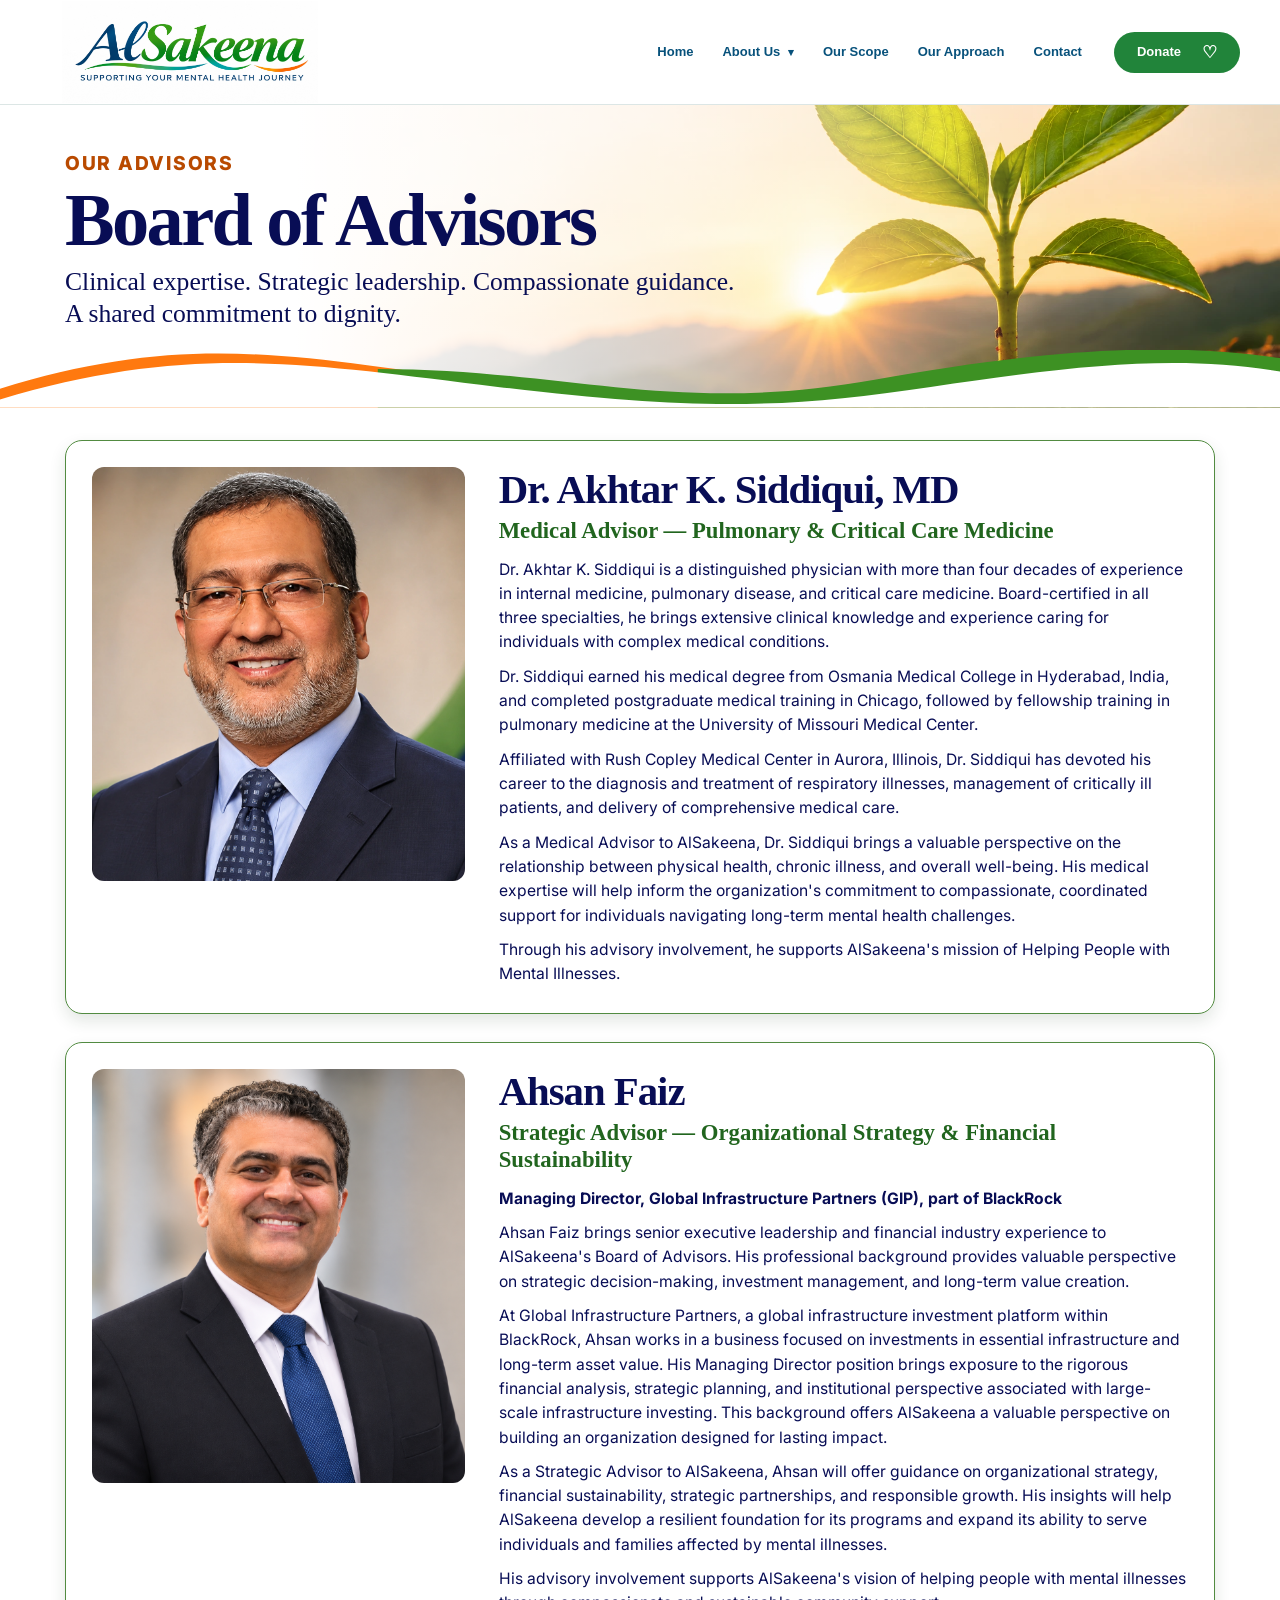
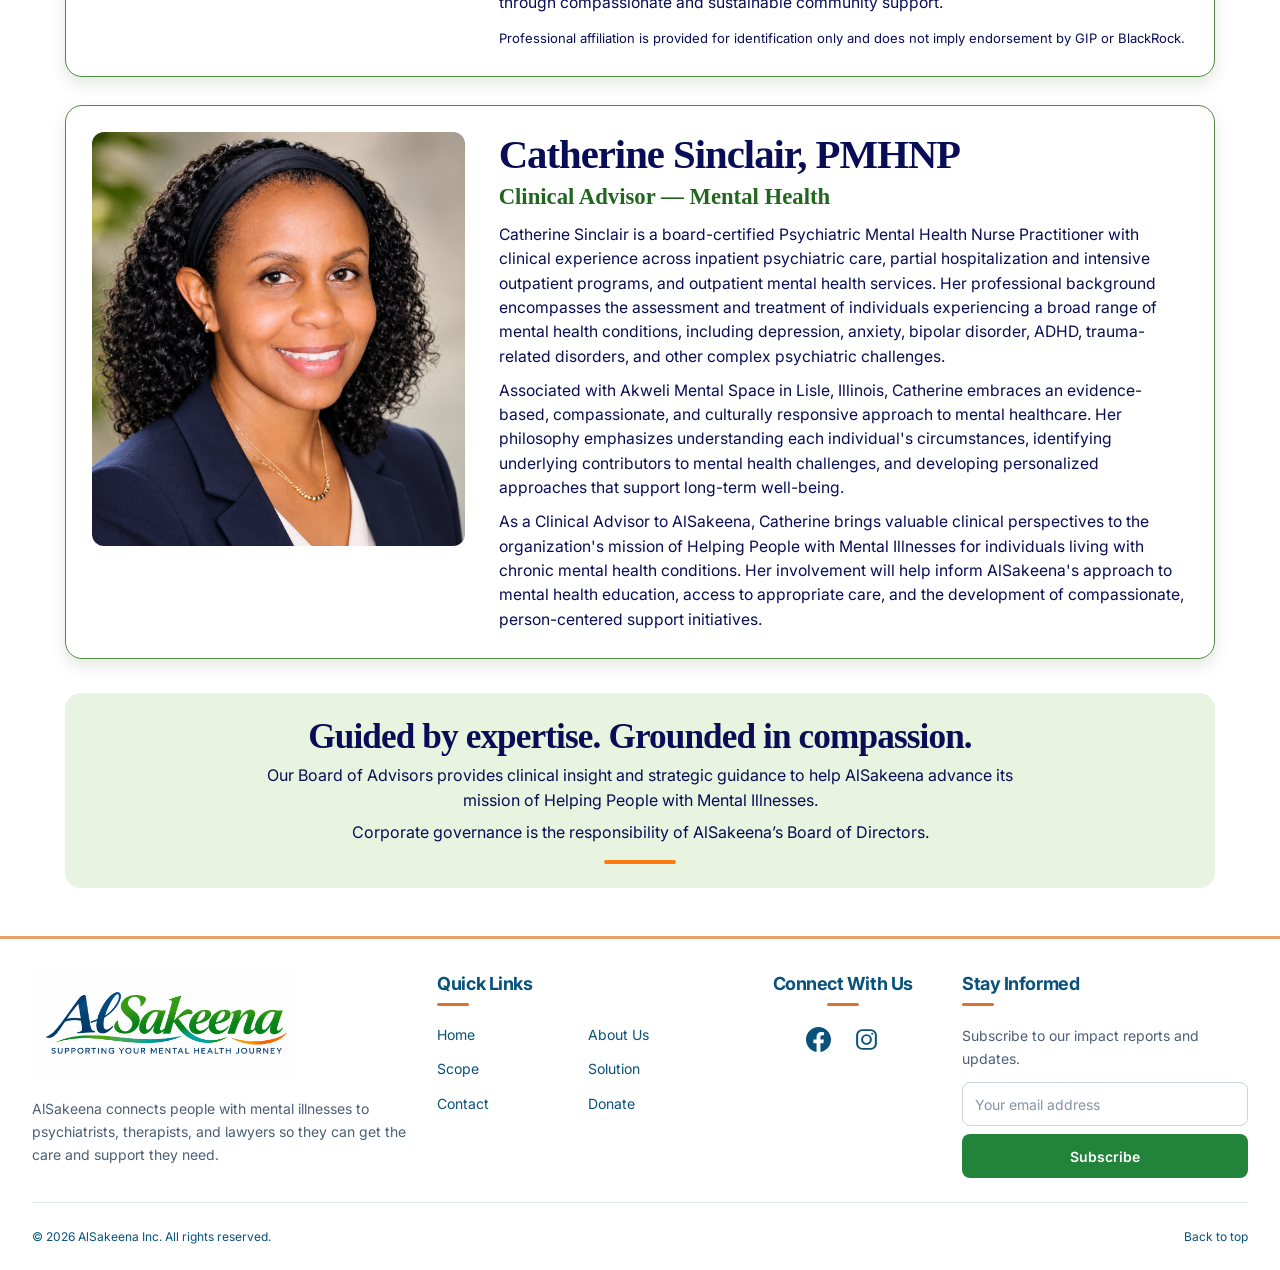
<file: advisory-board.html>
<!DOCTYPE html>
<html lang="en">
<head>
<meta charset="utf-8">
<meta name="viewport" content="width=device-width, initial-scale=1">
<meta name="description" content="Meet the clinical and strategic advisors supporting AlSakeena’s charitable mission.">
<title>Board of Advisors | AlSakeena</title>
<link rel="icon" type="image/svg+xml" sizes="any" href="favicon.svg">
<link rel="preconnect" href="https://fonts.googleapis.com">
<link rel="preconnect" href="https://fonts.gstatic.com" crossorigin>
<link href="https://fonts.googleapis.com/css2?family=Inter:wght@400;500;600;700;800&family=Manrope:wght@500;600;700;800&display=swap" rel="stylesheet">
<link href="https://cdnjs.cloudflare.com/ajax/libs/font-awesome/6.5.1/css/all.min.css" rel="stylesheet">
<link href="css/shared-header.css?v=advisory" rel="stylesheet">
<link href="css/shared-footer.css?v=shared-footer-20261110" rel="stylesheet">
<link href="css/advisory-board.css?v=2" rel="stylesheet">
</head>
<body class="advisory-site" id="top">
<a class="as-advisory-skip" href="#main-content">Skip to main content</a>
<div id="site-header"></div>
<main id="main-content" class="as-advisory">
 <section class="as-advisory-hero" aria-labelledby="advisory-title">
  <div class="as-advisory-wrap">
   <p class="as-advisory-eyebrow">Our Advisors</p>
   <h1 id="advisory-title">Board of Advisors</h1>
   <p class="as-advisory-lead">Clinical expertise. Strategic leadership. Compassionate guidance.<br>A shared commitment to dignity.</p>
  </div>
  <svg class="as-advisory-wave" viewBox="0 0 1440 64" preserveAspectRatio="none" aria-hidden="true" focusable="false">
   <path fill="#ff790f" d="M0 43C212 -22 335 7 560 37S1010 42 1175 23s198-15 265-4V64H0Z"/>
   <path fill="#3d9123" d="M425 21c212 0 332 52 559 12s348-39 456-24v55H425Z"/>
   <path fill="#fff" d="M0 55C214 -8 342 15 560 41s318 25 487 0S1327 5 1440 24v40H0Z"/>
  </svg>
 </section>
 <div class="as-advisory-wrap as-advisory-main">
  <div class="as-advisory-grid">
   <article class="as-advisory-person" aria-labelledby="akhtar-name">
    <img src="assets/advisors/akhtar-siddiqui-portrait.webp" width="1254" height="1254" loading="lazy" alt="Professional portrait of Dr. Akhtar K. Siddiqui">
    <div class="as-advisory-content">
     <h2 id="akhtar-name">Dr. Akhtar K. Siddiqui, MD</h2>
     <p class="as-advisory-role">Medical Advisor — Pulmonary &amp; Critical Care Medicine</p>
     <p>Dr. Akhtar K. Siddiqui is a distinguished physician with more than four decades of experience in internal medicine, pulmonary disease, and critical care medicine. Board-certified in all three specialties, he brings extensive clinical knowledge and experience caring for individuals with complex medical conditions.</p>
     <p>Dr. Siddiqui earned his medical degree from Osmania Medical College in Hyderabad, India, and completed postgraduate medical training in Chicago, followed by fellowship training in pulmonary medicine at the University of Missouri Medical Center.</p>
     <p>Affiliated with Rush Copley Medical Center in Aurora, Illinois, Dr. Siddiqui has devoted his career to the diagnosis and treatment of respiratory illnesses, management of critically ill patients, and delivery of comprehensive medical care.</p>
     <p>As a Medical Advisor to AlSakeena, Dr. Siddiqui brings a valuable perspective on the relationship between physical health, chronic illness, and overall well-being. His medical expertise will help inform the organization's commitment to compassionate, coordinated support for individuals navigating long-term mental health challenges.</p>
     <p>Through his advisory involvement, he supports AlSakeena's mission of Helping People with Mental Illnesses.</p>
    </div>
   </article>
   <article class="as-advisory-person" aria-labelledby="ahsan-name">
    <img src="assets/advisors/Smiling%20Professional%20Portrait%20in%20Blue%20Tie.png" width="1024" height="1024" loading="lazy" alt="Professional portrait of Ahsan Faiz">
    <div class="as-advisory-content">
     <h2 id="ahsan-name">Ahsan Faiz</h2>
     <p class="as-advisory-role">Strategic Advisor — Organizational Strategy &amp; Financial Sustainability</p>
     <p><strong>Managing Director, Global Infrastructure Partners (GIP), part of BlackRock</strong></p>
     <p>Ahsan Faiz brings senior executive leadership and financial industry experience to AlSakeena's Board of Advisors. His professional background provides valuable perspective on strategic decision-making, investment management, and long-term value creation.</p>
     <p>At Global Infrastructure Partners, a global infrastructure investment platform within BlackRock, Ahsan works in a business focused on investments in essential infrastructure and long-term asset value. His Managing Director position brings exposure to the rigorous financial analysis, strategic planning, and institutional perspective associated with large-scale infrastructure investing. This background offers AlSakeena a valuable perspective on building an organization designed for lasting impact.</p>
     <p>As a Strategic Advisor to AlSakeena, Ahsan will offer guidance on organizational strategy, financial sustainability, strategic partnerships, and responsible growth. His insights will help AlSakeena develop a resilient foundation for its programs and expand its ability to serve individuals and families affected by mental illnesses.</p>
     <p>His advisory involvement supports AlSakeena's vision of helping people with mental illnesses through compassionate and sustainable community support.</p>
     <p><small>Professional affiliation is provided for identification only and does not imply endorsement by GIP or BlackRock.</small></p>
    </div>
   </article>
   <article class="as-advisory-person" aria-labelledby="catherine-name">
    <img src="assets/advisors/catherine-sinclair-portrait.webp" width="1254" height="1254" loading="lazy" alt="Professional portrait of Catherine Sinclair">
    <div class="as-advisory-content">
     <h2 id="catherine-name">Catherine Sinclair, PMHNP</h2>
     <p class="as-advisory-role">Clinical Advisor — Mental Health</p>
     <p>Catherine Sinclair is a board-certified Psychiatric Mental Health Nurse Practitioner with clinical experience across inpatient psychiatric care, partial hospitalization and intensive outpatient programs, and outpatient mental health services. Her professional background encompasses the assessment and treatment of individuals experiencing a broad range of mental health conditions, including depression, anxiety, bipolar disorder, ADHD, trauma-related disorders, and other complex psychiatric challenges.</p>
     <p>Associated with Akweli Mental Space in Lisle, Illinois, Catherine embraces an evidence-based, compassionate, and culturally responsive approach to mental healthcare. Her philosophy emphasizes understanding each individual's circumstances, identifying underlying contributors to mental health challenges, and developing personalized approaches that support long-term well-being.</p>
     <p>As a Clinical Advisor to AlSakeena, Catherine brings valuable clinical perspectives to the organization's mission of Helping People with Mental Illnesses for individuals living with chronic mental health conditions. Her involvement will help inform AlSakeena's approach to mental health education, access to appropriate care, and the development of compassionate, person-centered support initiatives.</p>
    </div>
   </article>

  </div>
  <aside class="as-advisory-note" aria-labelledby="advisory-guidance">
   <h2 id="advisory-guidance">Guided by expertise. Grounded in compassion.</h2>
   <p>Our Board of Advisors provides clinical insight and strategic guidance to help AlSakeena advance its mission of Helping People with Mental Illnesses.</p>
   <p>Corporate governance is the responsibility of AlSakeena’s Board of Directors.</p>
  </aside>
 </div>
</main>
<div id="site-footer"></div>
<script src="js/site.js"></script>
<script src="js/components.js?v=new-tagline-20261114"></script>
</body>
</html>
</file>
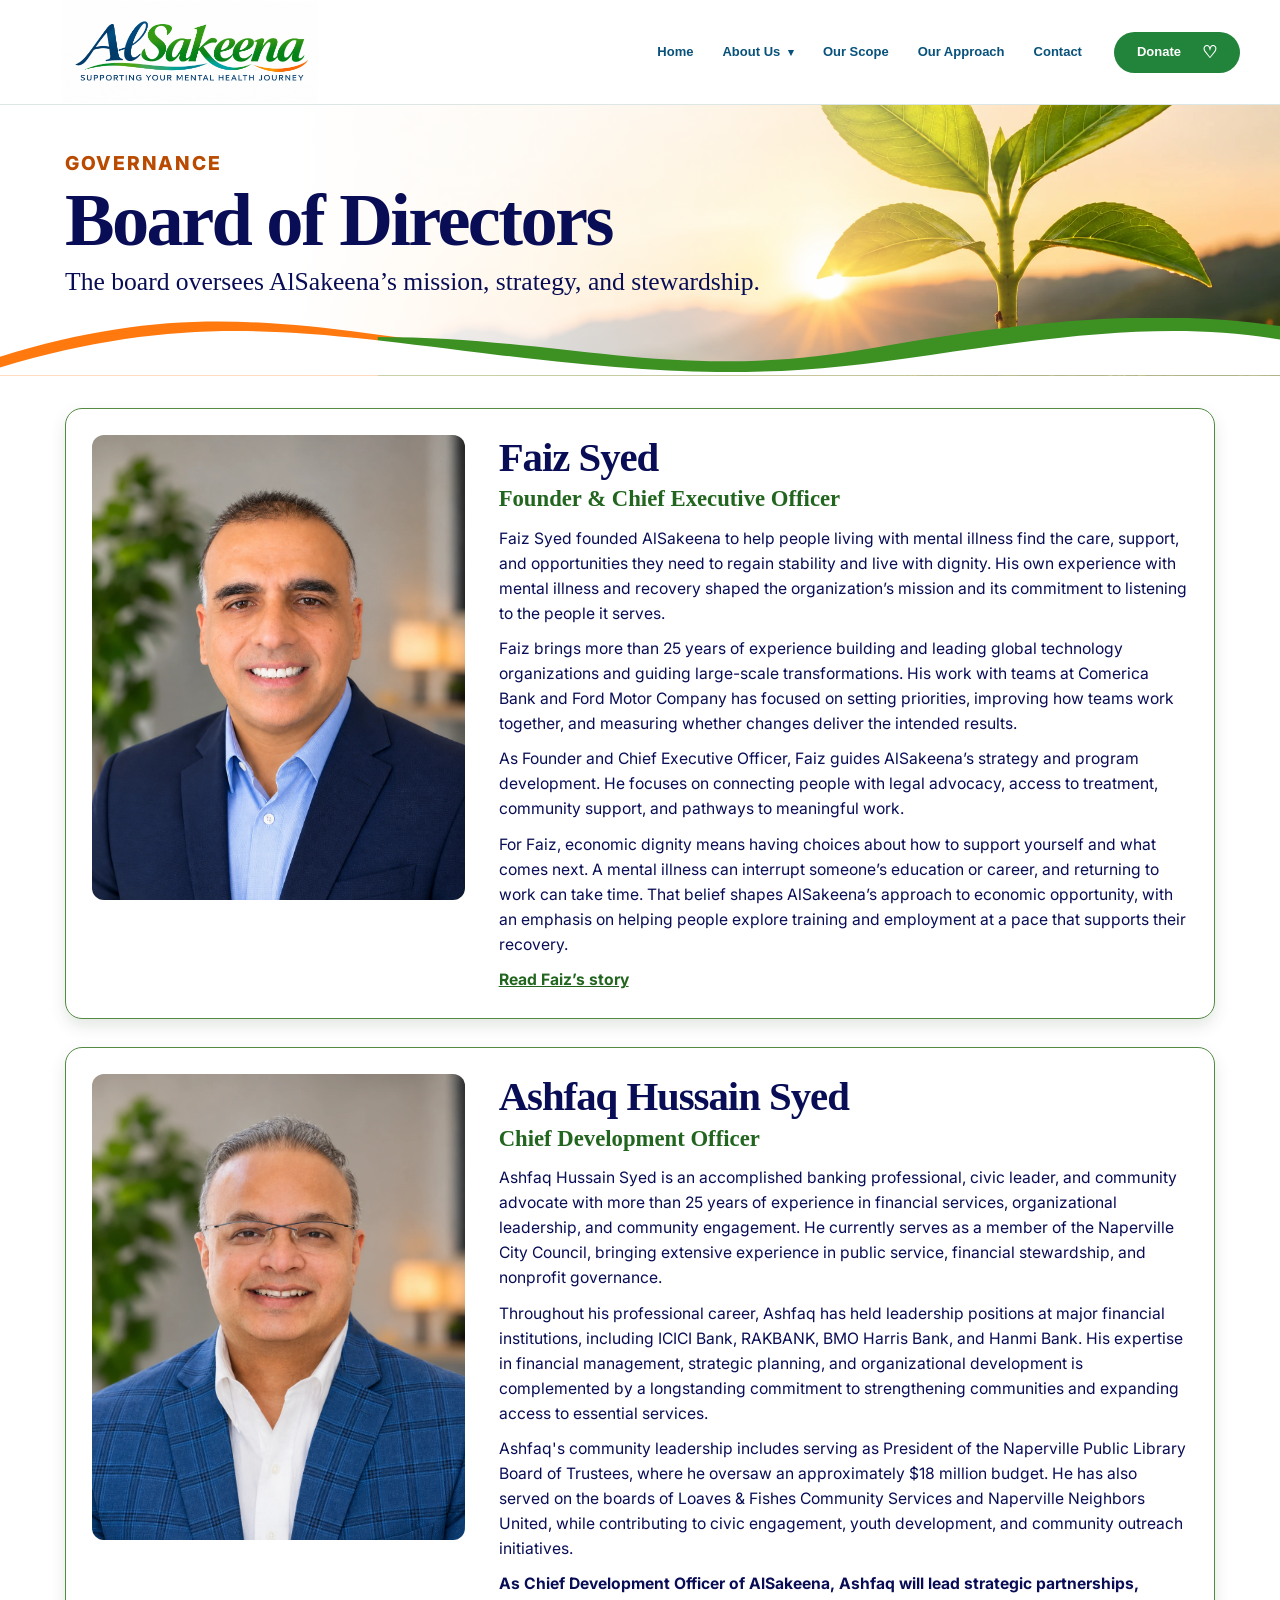
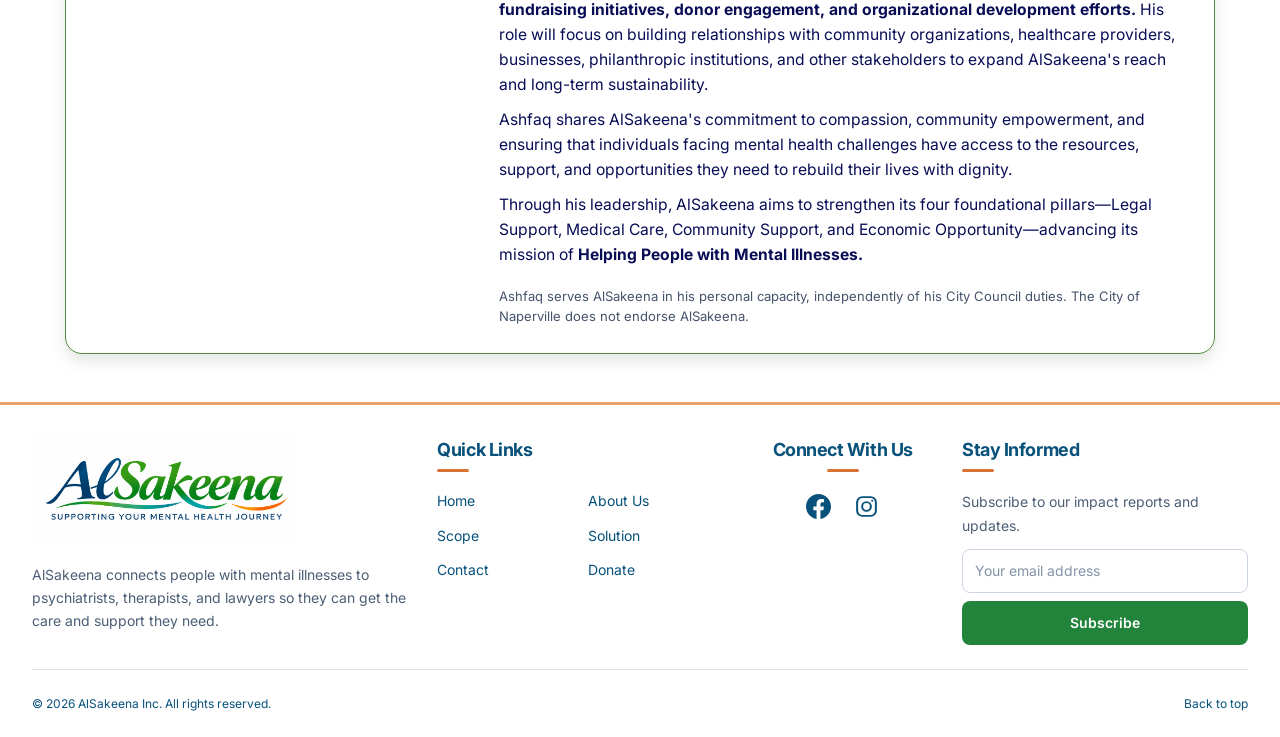
<file: board-of-directors.html>
<!DOCTYPE html>
<html lang="en">
<head>
<meta charset="utf-8">
<meta name="viewport" content="width=device-width, initial-scale=1">
<meta name="description" content="Meet the people serving on AlSakeena’s Board of Directors.">
<title>Board of Directors | AlSakeena</title>
<link rel="icon" type="image/svg+xml" sizes="any" href="favicon.svg">
<link rel="preconnect" href="https://fonts.googleapis.com">
<link rel="preconnect" href="https://fonts.gstatic.com" crossorigin>
<link href="https://fonts.googleapis.com/css2?family=Inter:wght@400;500;600;700;800&family=Manrope:wght@500;600;700;800&display=swap" rel="stylesheet">
<link href="https://cdnjs.cloudflare.com/ajax/libs/font-awesome/6.5.1/css/all.min.css" rel="stylesheet">
<link href="css/shared-header.css?v=advisory" rel="stylesheet">
<link href="css/shared-footer.css?v=shared-footer-20261110" rel="stylesheet">
<link href="css/advisory-board.css?v=2" rel="stylesheet">
<style>
.as-advisory-person img { aspect-ratio: 4 / 5; }
.as-advisory-content p { line-height: 1.6; }
.as-advisory-content a { color: #21651e; font-weight: 700; }
.as-advisory-content small { display: block; margin-top: 18px; color: #45536b; }
</style>
</head>
<body class="advisory-site" id="top">
<a class="as-advisory-skip" href="#main-content">Skip to main content</a>
<div id="site-header"></div>
<main id="main-content" class="as-advisory">
 <section class="as-advisory-hero" aria-labelledby="directors-title">
  <div class="as-advisory-wrap">
   <p class="as-advisory-eyebrow">Governance</p>
   <h1 id="directors-title">Board of Directors</h1>
   <p class="as-advisory-lead">The board oversees AlSakeena’s mission, strategy, and stewardship.</p>
  </div>
  <svg class="as-advisory-wave" viewBox="0 0 1440 64" preserveAspectRatio="none" aria-hidden="true" focusable="false">
   <path fill="#ff790f" d="M0 43C212 -22 335 7 560 37S1010 42 1175 23s198-15 265-4V64H0Z"/>
   <path fill="#3d9123" d="M425 21c212 0 332 52 559 12s348-39 456-24v55H425Z"/>
   <path fill="#fff" d="M0 55C214 -8 342 15 560 41s318 25 487 0S1327 5 1440 24v40H0Z"/>
  </svg>
 </section>
 <div class="as-advisory-wrap as-advisory-main">
  <div class="as-advisory-grid">
   <article class="as-advisory-person" aria-labelledby="faiz-name">
    <img src="assets/faiz-syed-portrait.webp" width="1122" height="1402" alt="Faiz Syed">
    <div class="as-advisory-content">
     <h2 id="faiz-name">Faiz Syed</h2>
     <p class="as-advisory-role">Founder &amp; Chief Executive Officer</p>
     <p>Faiz Syed founded AlSakeena to help people living with mental illness find the care, support, and opportunities they need to regain stability and live with dignity. His own experience with mental illness and recovery shaped the organization’s mission and its commitment to listening to the people it serves.</p>
     <p>Faiz brings more than 25 years of experience building and leading global technology organizations and guiding large-scale transformations. His work with teams at Comerica Bank and Ford Motor Company has focused on setting priorities, improving how teams work together, and measuring whether changes deliver the intended results.</p>
     <p>As Founder and Chief Executive Officer, Faiz guides AlSakeena’s strategy and program development. He focuses on connecting people with legal advocacy, access to treatment, community support, and pathways to meaningful work.</p>
     <p>For Faiz, economic dignity means having choices about how to support yourself and what comes next. A mental illness can interrupt someone’s education or career, and returning to work can take time. That belief shapes AlSakeena’s approach to economic opportunity, with an emphasis on helping people explore training and employment at a pace that supports their recovery.</p>
     <p><a href="my-journey.html">Read Faiz’s story</a></p>
    </div>
   </article>
   <article class="as-advisory-person" aria-labelledby="ashfaq-name">
    <img src="assets/ashfaq-hussain-syed.webp" width="1000" height="1250" loading="lazy" alt="Ashfaq Hussain Syed">
    <div class="as-advisory-content">
     <h2 id="ashfaq-name">Ashfaq Hussain Syed</h2>
     <p class="as-advisory-role">Chief Development Officer</p>
     <p>Ashfaq Hussain Syed is an accomplished banking professional, civic leader, and community advocate with more than 25 years of experience in financial services, organizational leadership, and community engagement. He currently serves as a member of the Naperville City Council, bringing extensive experience in public service, financial stewardship, and nonprofit governance.</p>
     <p>Throughout his professional career, Ashfaq has held leadership positions at major financial institutions, including ICICI Bank, RAKBANK, BMO Harris Bank, and Hanmi Bank. His expertise in financial management, strategic planning, and organizational development is complemented by a longstanding commitment to strengthening communities and expanding access to essential services.</p>
     <p>Ashfaq's community leadership includes serving as President of the Naperville Public Library Board of Trustees, where he oversaw an approximately $18 million budget. He has also served on the boards of Loaves &amp; Fishes Community Services and Naperville Neighbors United, while contributing to civic engagement, youth development, and community outreach initiatives.</p>
     <p><strong>As Chief Development Officer of AlSakeena, Ashfaq will lead strategic partnerships, fundraising initiatives, donor engagement, and organizational development efforts.</strong> His role will focus on building relationships with community organizations, healthcare providers, businesses, philanthropic institutions, and other stakeholders to expand AlSakeena's reach and long-term sustainability.</p>
     <p>Ashfaq shares AlSakeena's commitment to compassion, community empowerment, and ensuring that individuals facing mental health challenges have access to the resources, support, and opportunities they need to rebuild their lives with dignity.</p>
     <p>Through his leadership, AlSakeena aims to strengthen its four foundational pillars—Legal Support, Medical Care, Community Support, and Economic Opportunity—advancing its mission of <strong>Helping People with Mental Illnesses.</strong></p>
     <p><small>Ashfaq serves AlSakeena in his personal capacity, independently of his City Council duties. The City of Naperville does not endorse AlSakeena.</small></p>
    </div>
   </article>

  </div>
 </div>
</main>
<div id="site-footer"></div>
<script src="js/site.js"></script>
<script src="js/components.js?v=new-tagline-20261114"></script>
</body>
</html>
</file>
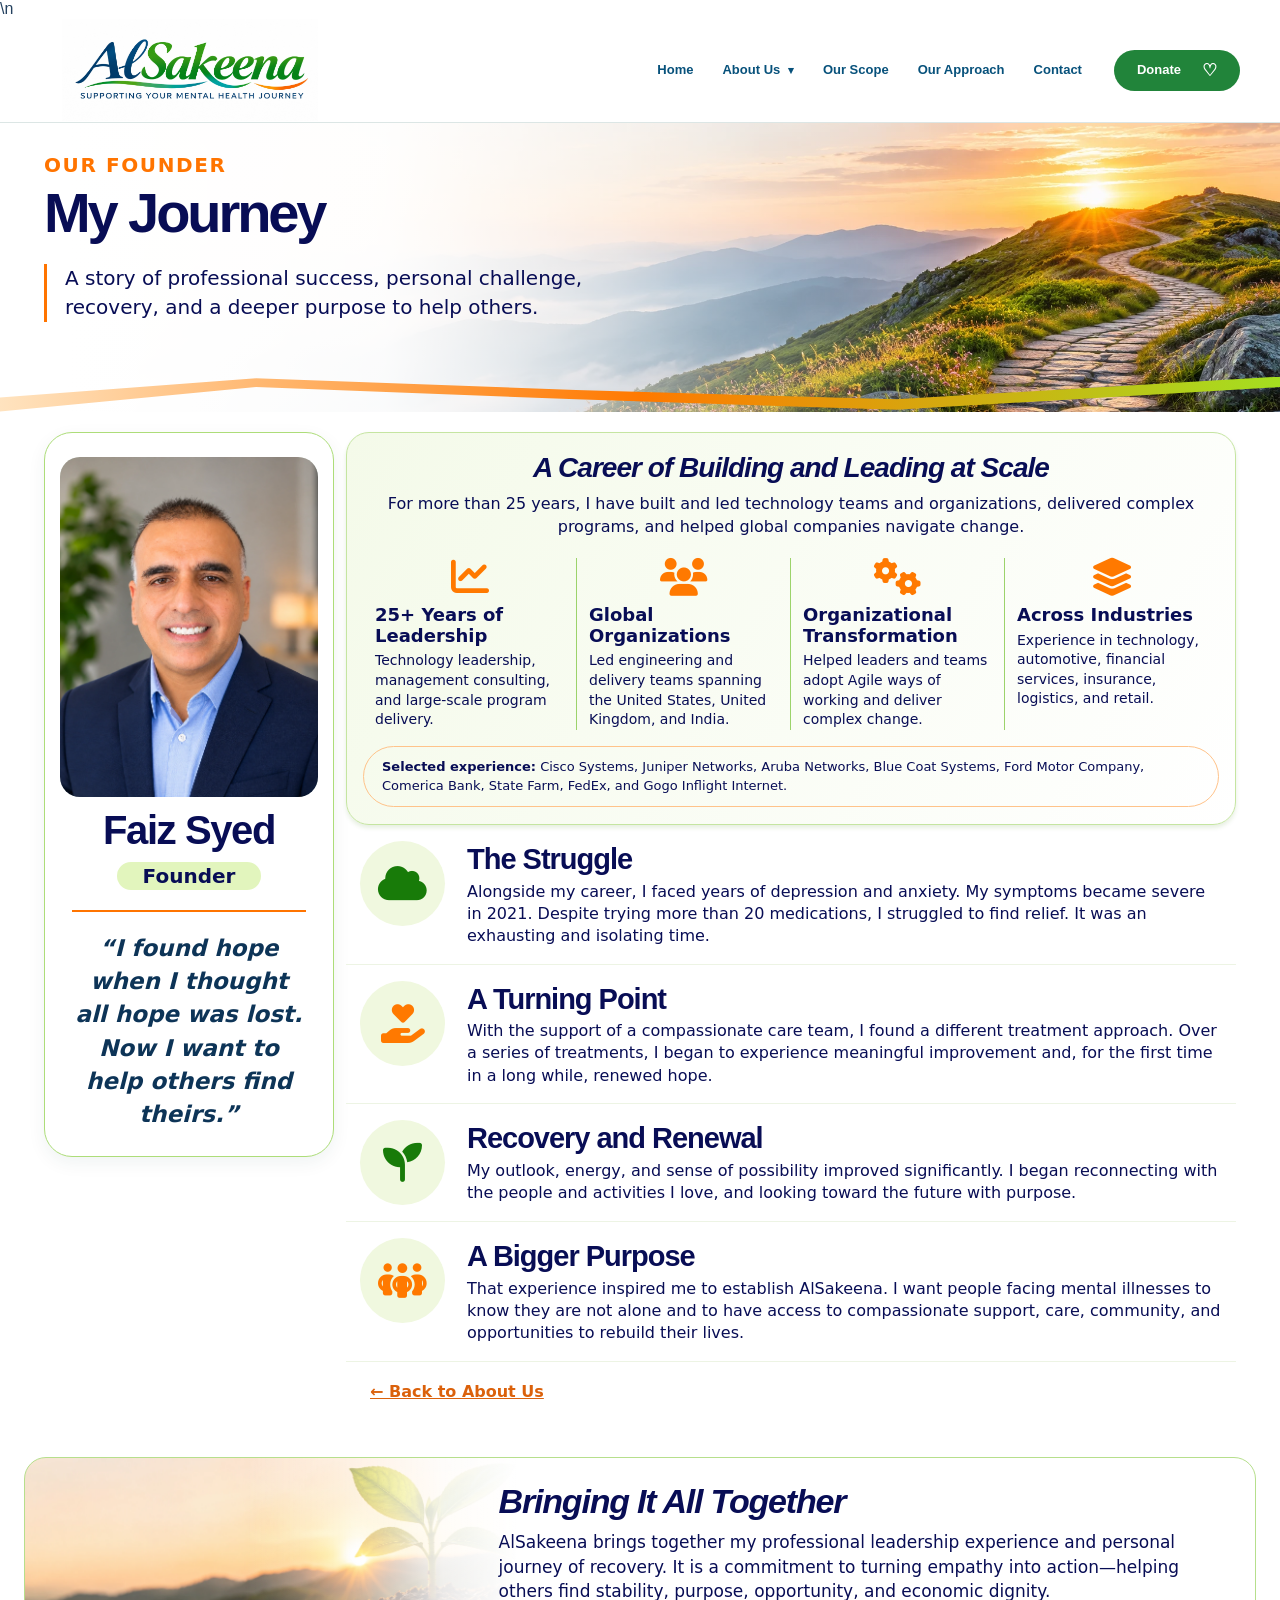
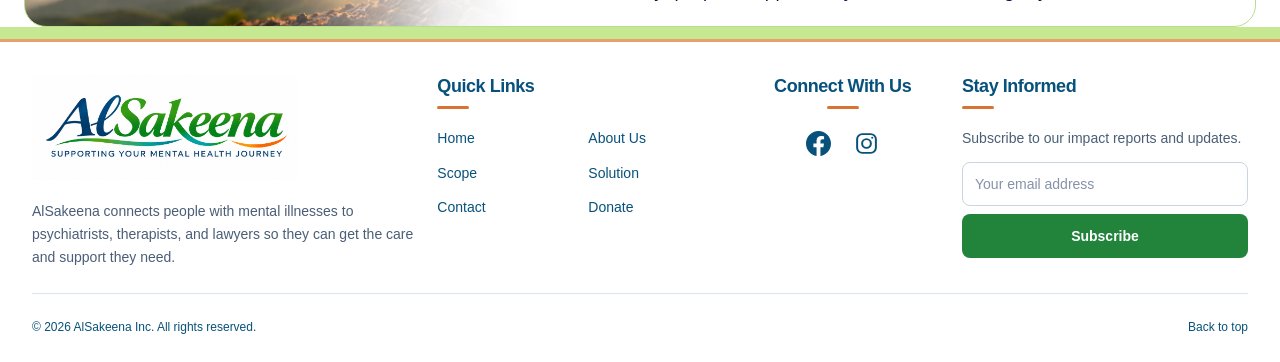
<file: my-journey.html>
<!DOCTYPE html>
<html lang="en"><head><meta charset="utf-8"><meta name="viewport" content="width=device-width,initial-scale=1"><title>My Journey | Faiz Syed | AlSakeena</title><meta name="description" content="Faiz Syed's journey from global technology leadership through personal challenges and recovery to founding AlSakeena."><link rel="stylesheet" href="css/site-1.css"><link rel="stylesheet" href="css/site-2.css"><link rel="stylesheet" href="css/redesign.css"><link rel="stylesheet" href="css/concept-style.css"><link rel="stylesheet" href="css/single-page.css"><link rel="stylesheet" href="css/orange-accents.css?v=1"><link rel="stylesheet" href="css/shared-header.css?v=framework-anchor"><link rel="icon" href="favicon.svg" type="image/svg+xml"><link href="https://cdnjs.cloudflare.com/ajax/libs/font-awesome/6.5.1/css/all.min.css" rel="stylesheet">
<style>
.journey{color:#123c43;font-family:Inter,system-ui,sans-serif}.journey *{box-sizing:border-box}.journey .wrap{max-width:1160px;margin:auto;padding:0 24px}.journey .hero{background:linear-gradient(115deg,#fff 25%,#fff4e7 65%,#e4f6df);padding:60px 0 55px;border-bottom:5px solid #f97316}.journey .eyebrow{color:#e9650c;text-transform:uppercase;font-weight:800;letter-spacing:.08em}.journey h1{font-size:clamp(40px,6vw,68px);line-height:1.1;margin:12px 0;color:#0d3457}.journey .intro{font-size:clamp(18px,2vw,23px);max-width:700px;line-height:1.5}.journey .layout{display:grid;grid-template-columns:270px 1fr;gap:28px;padding-top:36px;padding-bottom:50px}.journey aside{align-self:start;position:sticky;top:130px;border:1px solid #d2e7ce;border-radius:22px;padding:18px;text-align:center;box-shadow:0 6px 18px #153c4210}.journey .portrait{height:275px;background:#e8f4ea;border-radius:15px;display:flex;align-items:center;justify-content:center;color:#397b60}.journey .portrait img{width:100%;height:100%;object-fit:cover;border-radius:15px}.journey aside h2{font-size:29px;margin:15px 0 0;color:#0d3457}.journey .pill{display:inline-block;background:#e4f8cf;border-radius:99px;padding:5px 25px;font-weight:700;margin:8px 0 15px}.journey blockquote{font-size:20px;line-height:1.5;font-style:italic;border-top:2px solid #f97316;padding-top:18px;color:#0d3457}.journey .career{background:linear-gradient(125deg,#f0f9e8,#fff);border:1px solid #c9e8bc;border-radius:22px;padding:26px}.journey h2{font-size:clamp(24px,3vw,34px);color:#0d3457;line-height:1.25}.journey .career h2{text-align:center;margin:0 0 12px}.journey p{line-height:1.7}.journey .career-grid{display:grid;grid-template-columns:repeat(2,1fr);gap:14px;margin:20px 0}.journey .career-grid div{background:#fff;border-radius:14px;padding:16px;border:1px solid #dcead5}.journey .career-grid strong{display:block;color:#16734a;font-size:18px;margin-bottom:5px}.journey .career-grid span{font-size:14px;line-height:1.55}.journey .experience{font-size:14px;border-top:1px solid #cde0c7;padding-top:14px}.journey .chapter{display:grid;grid-template-columns:58px 1fr;gap:18px;padding:25px 0;border-bottom:1px solid #d6e7d0}.journey .chapter .symbol{width:54px;height:54px;background:#edf9e3;border-radius:50%;display:grid;place-items:center;font-size:24px;color:#ec720d}.journey .chapter h2{margin:0 0 8px}.journey .chapter p{margin:0}.journey .closing{margin-top:28px;border:1px solid #c5e1c3;border-radius:20px;background:linear-gradient(100deg,#e6f5e4,#fff);padding:24px}.journey .back{display:inline-block;margin-top:20px;color:#db610b;font-weight:700;text-decoration:underline}@media(max-width:800px){.journey .layout{grid-template-columns:1fr}.journey aside{position:static}.journey .portrait{height:260px;max-width:300px;margin:auto}.journey .career-grid{grid-template-columns:1fr}.journey .hero{padding:40px 0}}

.journey{color:#080d55;background:#fff}.journey .wrap{max-width:1240px;padding-inline:24px}.journey h1,.journey h2,.journey aside h2{color:#080d55;font-weight:800}.journey .hero{position:relative;padding:30px 0 70px;border:0;background:linear-gradient(90deg,#fff 5%,#fffffff0 30%,#ffffff90 48%,transparent 75%),url('assets/journey-hero.webp') center 55%/cover}.journey .hero:after{content:"";position:absolute;bottom:0;left:0;width:100%;height:35px;background:linear-gradient(90deg,#ffe3bf,#ff7900,#a4df20);clip-path:polygon(0 60%,20% 5%,45% 38%,70% 65%,100% 0,100% 30%,70% 95%,45% 65%,20% 30%,0 100%)}.journey .eyebrow{color:#ff7400;font-size:20px}.journey h1{font-size:56px;margin:5px 0 12px}.journey .intro{max-width:590px;border-left:3px solid #ff7400;padding-left:18px;font-size:20px;line-height:1.45}.journey .layout{grid-template-columns:290px minmax(0,1fr);gap:12px;padding-top:20px;padding-bottom:10px}.journey aside{position:static;border-color:#addd79;border-radius:28px;padding:24px 15px;background:#fff}.journey .portrait{height:340px;border-radius:20px}.journey .portrait img{object-position:center 35%;border-radius:20px}.journey aside h2{font-size:40px;margin:8px 0 0}.journey .pill{background:#e2f5bd;font-size:20px;padding:2px 26px;margin:7px 0 16px}.journey blockquote{font-weight:700;font-size:23px;line-height:1.45;border-color:#ff7400;margin:4px 12px 0;padding-top:20px}.journey .career{border-color:#c5e5a1;background:linear-gradient(120deg,#f4fae9,#fff);padding:17px 16px;border-radius:23px;box-shadow:0 3px 4px #417d1520}.journey .career h2{font-style:italic;font-size:28px;margin-bottom:7px}.journey .career>p{text-align:center;margin:0;font-size:16px;line-height:1.45}.journey .career-grid{grid-template-columns:repeat(4,minmax(0,1fr));gap:0;margin:20px 0 16px}.journey .career-grid div{padding:0 12px;background:none;border:0;border-right:1px solid #9cd36b;border-radius:0}.journey .career-grid div:last-child{border:0}.journey .career-grid i{display:block;text-align:center;color:#ff7900;font-size:38px;margin-bottom:9px}.journey .career-grid strong{color:#080d55;font-size:18px;line-height:1.15}.journey .career-grid span{display:block;font-size:14px;line-height:1.4}.journey .career .experience{border:1px solid #ffc38a;border-radius:35px;padding:11px 18px;font-size:13px;text-align:left}.journey .chapter{grid-template-columns:90px minmax(0,1fr);gap:17px;padding:16px 14px;border-color:#edf4e4}.journey .chapter .symbol{height:85px;width:85px;font-size:39px;color:#ff7900;background:#f0f8df}.journey .chapter:nth-of-type(2n) .symbol{color:#187b09}.journey .chapter h2{font-size:29px;margin-bottom:3px}.journey .chapter p{font-size:16px;line-height:1.4}.journey .closing{position:relative;margin:20px 24px 0;padding:22px 24px 22px 37%;border-color:#b6df8c;background:linear-gradient(90deg,transparent 18%,#ffffffe8 34%,#fff 40%),url('assets/about-seedling-sunrise.webp') left center/42% auto no-repeat;border-radius:22px}.journey .closing h2{font-style:italic;margin:0 0 8px}.journey .closing p{font-size:17px;line-height:1.45;margin:0}.journey .back{margin:20px 24px 26px}.journey{border-bottom:12px solid #c7e892}.as-header-pillars{display:none!important}@media(max-width:1000px){.journey .career-grid{grid-template-columns:repeat(2,minmax(0,1fr));gap:20px 0}.journey .career-grid div:nth-child(2){border:0}.journey .layout{grid-template-columns:250px minmax(0,1fr)}}@media(max-width:760px){.journey .layout{grid-template-columns:1fr;gap:24px}.journey .hero{padding:30px 0 60px}.journey h1{font-size:43px}.journey .intro{font-size:17px}.journey aside{max-width:400px;width:100%;margin:auto}.journey .portrait{height:340px}.journey .chapter{grid-template-columns:54px 1fr;padding:20px 0;gap:14px}.journey .chapter .symbol{height:52px;width:52px;font-size:25px}.journey .chapter h2{font-size:25px}.journey .closing{padding:150px 20px 22px;margin-inline:24px;background:linear-gradient(0deg,#fff 60%,transparent),url('assets/about-seedling-sunrise.webp') center top/cover}.journey .career h2{font-size:25px}.journey .career-grid strong{font-size:16px}}</style><link rel="stylesheet" href="css/shared-footer.css?v=shared-footer-20261110">\n</head><body id="top"><a class="sr-only focus:not-sr-only" href="#main-content">Skip to main content</a><div id="site-header"></div><main id="main-content" class="journey"><section class="hero"><div class="wrap"><div class="eyebrow">Our Founder</div><h1>My Journey</h1><p class="intro">A story of professional success, personal challenge, recovery, and a deeper purpose to help others.</p></div></section><div class="wrap layout"><aside><div class="portrait"><img src="assets/faiz-syed-portrait.webp" alt="Faiz Syed" onerror="this.hidden=true;this.nextElementSibling.hidden=false"><span hidden><i class="fa-regular fa-user" aria-hidden="true" style="font-size:70px"></i></span></div><h2>Faiz Syed</h2><span class="pill">Founder</span><blockquote>“I found hope when I thought all hope was lost. Now I want to help others find theirs.”</blockquote></aside><div><section class="career" aria-labelledby="career-heading"><h2 id="career-heading">A Career of Building and Leading at Scale</h2><p>For more than 25 years, I have built and led technology teams and organizations, delivered complex programs, and helped global companies navigate change.</p><div class="career-grid"><div><i class="fa-solid fa-chart-line" aria-hidden="true"></i><strong>25+ Years of Leadership</strong><span>Technology leadership, management consulting, and large-scale program delivery.</span></div><div><i class="fa-solid fa-users" aria-hidden="true"></i><strong>Global Organizations</strong><span>Led engineering and delivery teams spanning the United States, United Kingdom, and India.</span></div><div><i class="fa-solid fa-gears" aria-hidden="true"></i><strong>Organizational Transformation</strong><span>Helped leaders and teams adopt Agile ways of working and deliver complex change.</span></div><div><i class="fa-solid fa-layer-group" aria-hidden="true"></i><strong>Across Industries</strong><span>Experience in technology, automotive, financial services, insurance, logistics, and retail.</span></div></div><p class="experience"><strong>Selected experience:</strong> Cisco Systems, Juniper Networks, Aruba Networks, Blue Coat Systems, Ford Motor Company, Comerica Bank, State Farm, FedEx, and Gogo Inflight Internet.</p></section><section class="chapter"><div class="symbol"><i class="fa-solid fa-cloud" aria-hidden="true"></i></div><div><h2>The Struggle</h2><p>Alongside my career, I faced years of depression and anxiety. My symptoms became severe in 2021. Despite trying more than 20 medications, I struggled to find relief. It was an exhausting and isolating time.</p></div></section><section class="chapter"><div class="symbol"><i class="fa-solid fa-hand-holding-heart" aria-hidden="true"></i></div><div><h2>A Turning Point</h2><p>With the support of a compassionate care team, I found a different treatment approach. Over a series of treatments, I began to experience meaningful improvement and, for the first time in a long while, renewed hope.</p></div></section><section class="chapter"><div class="symbol"><i class="fa-solid fa-seedling" aria-hidden="true"></i></div><div><h2>Recovery and Renewal</h2><p>My outlook, energy, and sense of possibility improved significantly. I began reconnecting with the people and activities I love, and looking toward the future with purpose.</p></div></section><section class="chapter"><div class="symbol"><i class="fa-solid fa-people-group" aria-hidden="true"></i></div><div><h2>A Bigger Purpose</h2><p>That experience inspired me to establish AlSakeena. I want people facing mental illnesses to know they are not alone and to have access to compassionate support, care, community, and opportunities to rebuild their lives.</p></div></section><a class="back" href="about.html">← Back to About Us</a></div></div><section class="closing"><h2>Bringing It All Together</h2><p>AlSakeena brings together my professional leadership experience and personal journey of recovery. It is a commitment to turning empathy into action—helping others find stability, purpose, opportunity, and economic dignity.</p></section></main><div id="site-footer"></div><script src="js/site.js"></script><script src="js/components.js?v=mental-health-journey-logo"></script></body></html>
</file>
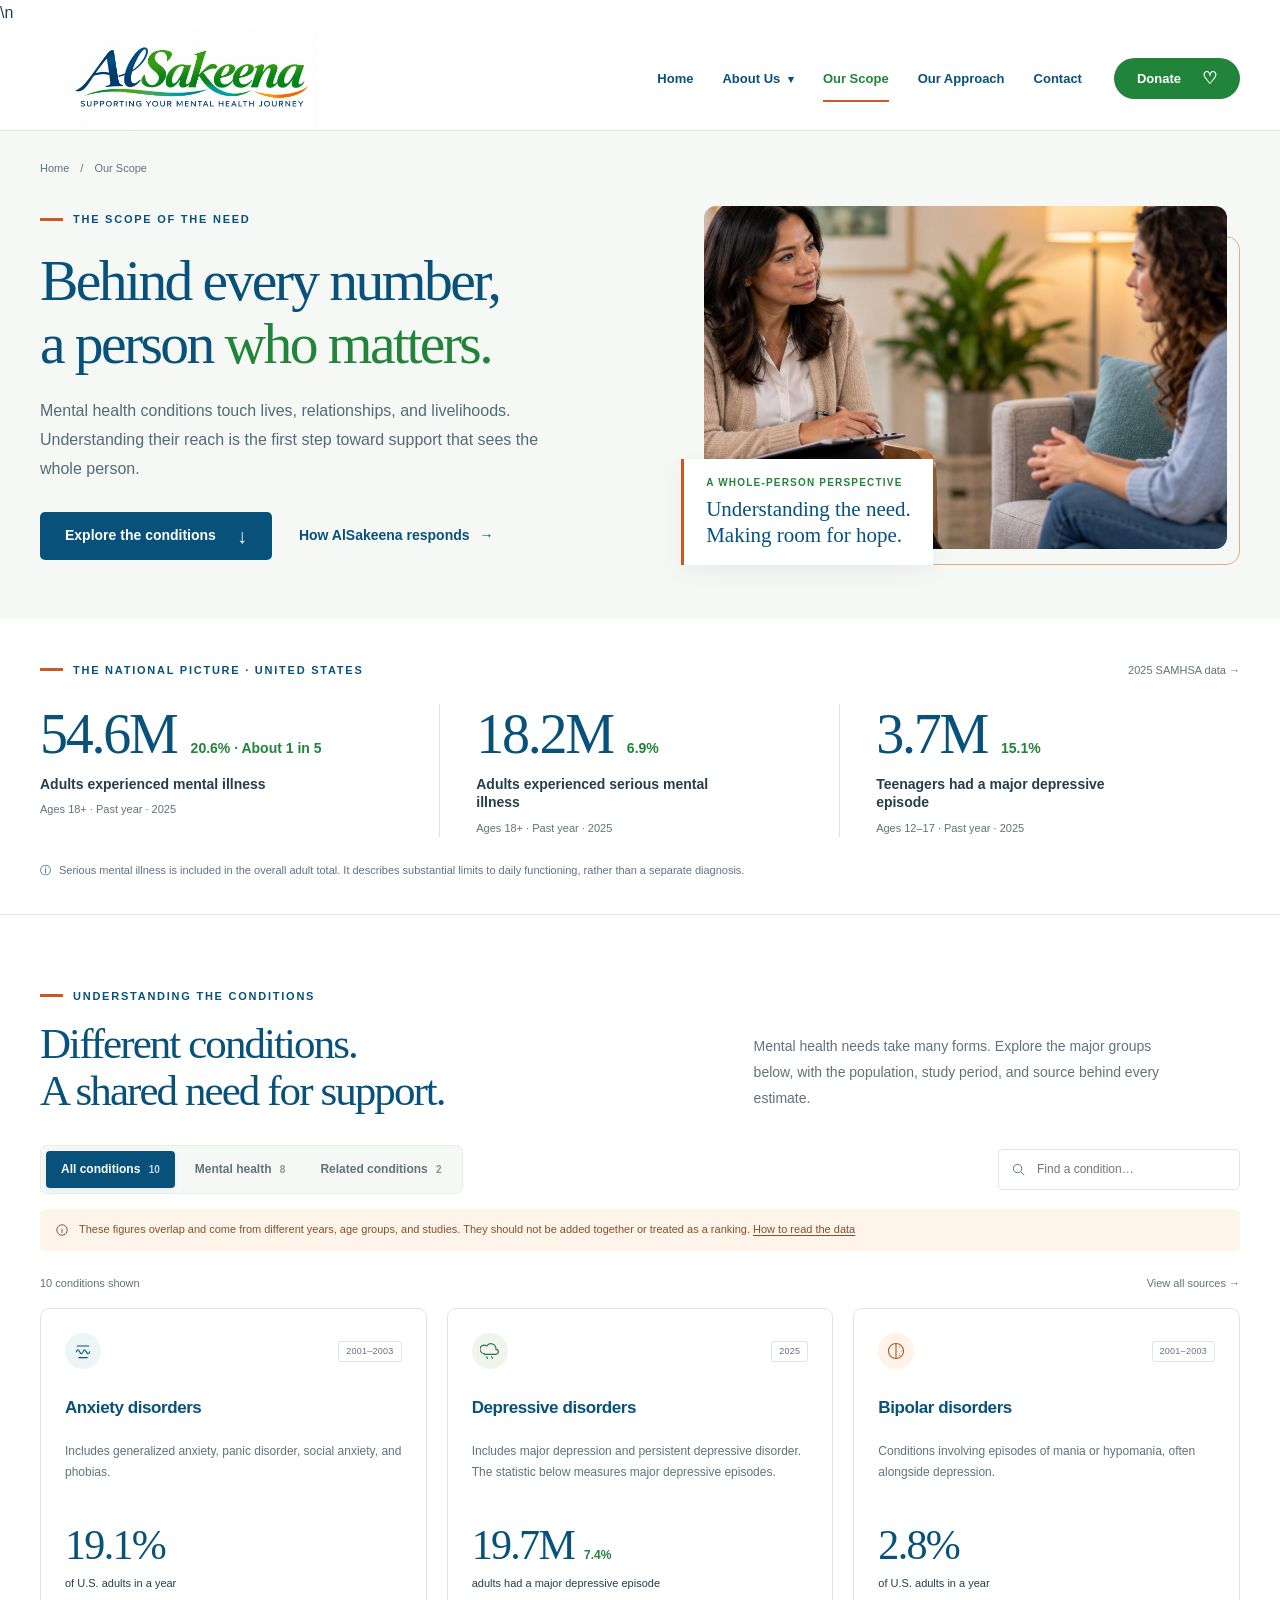
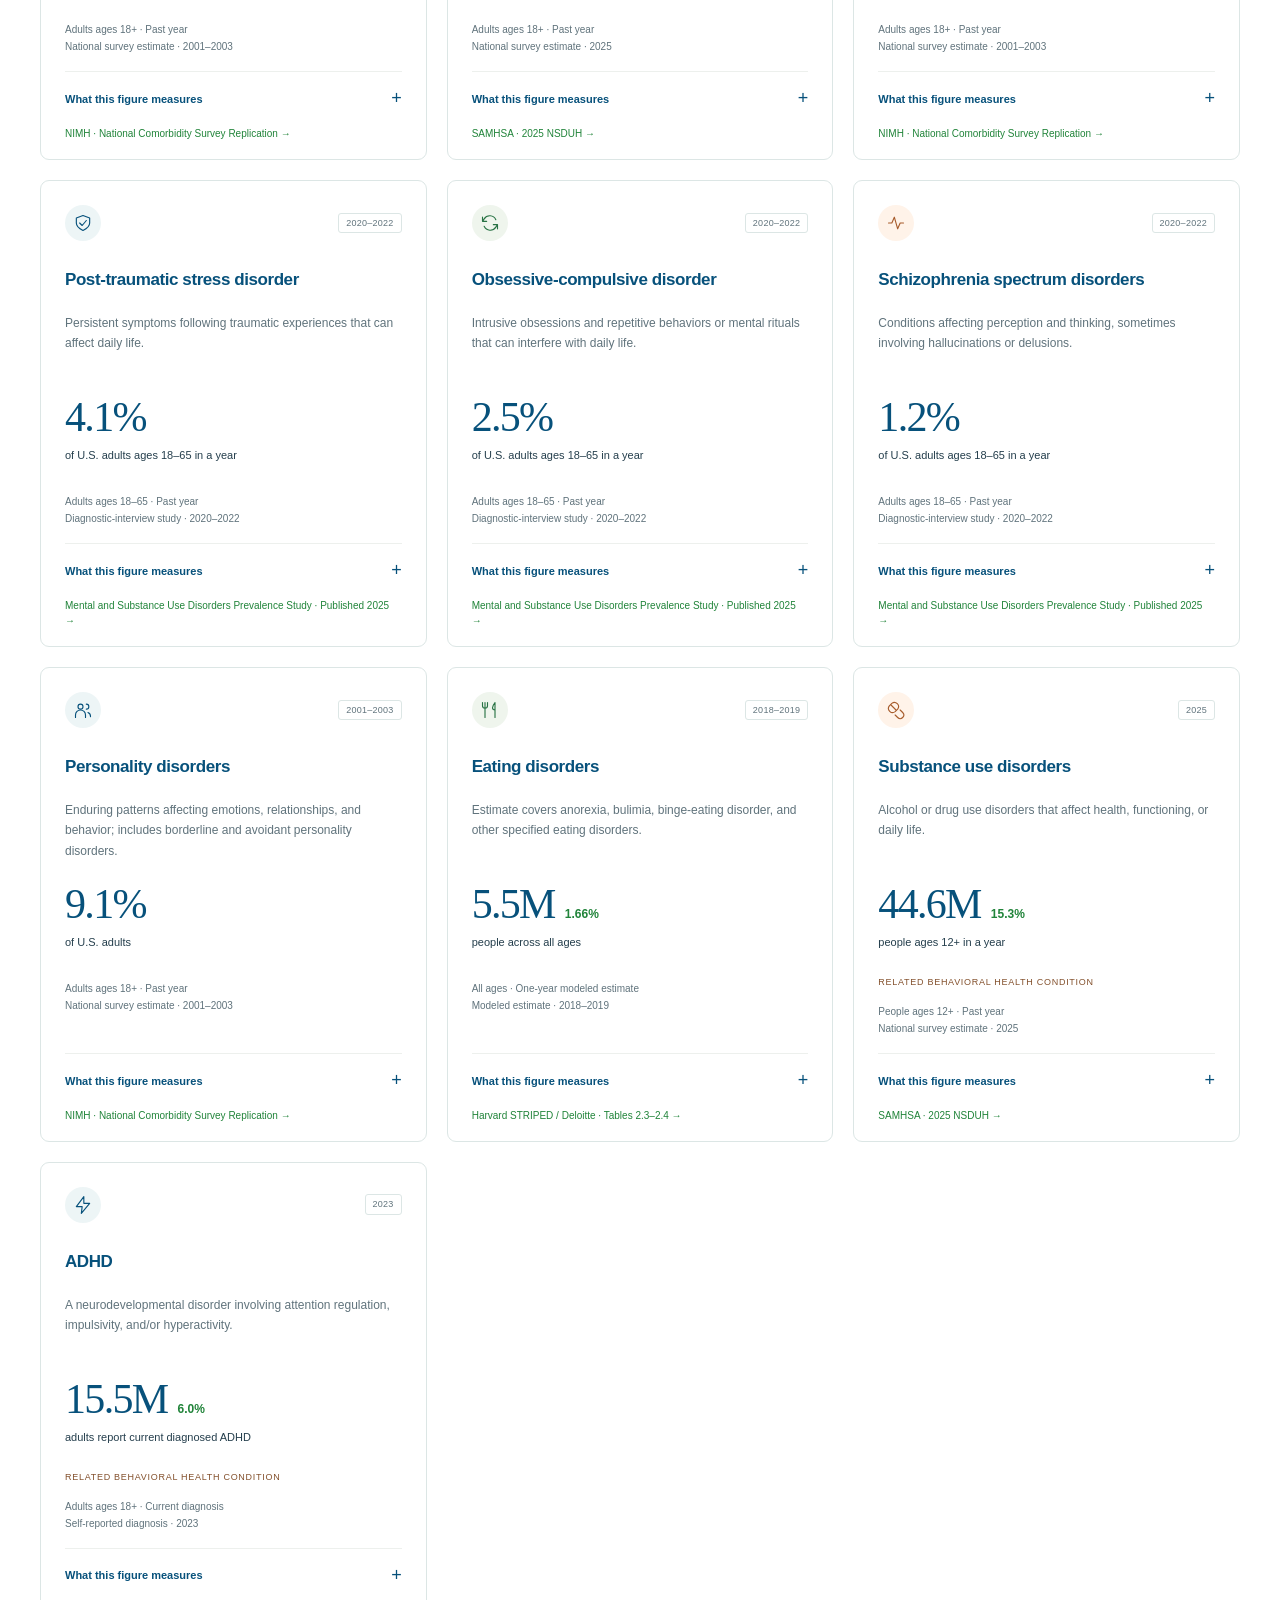
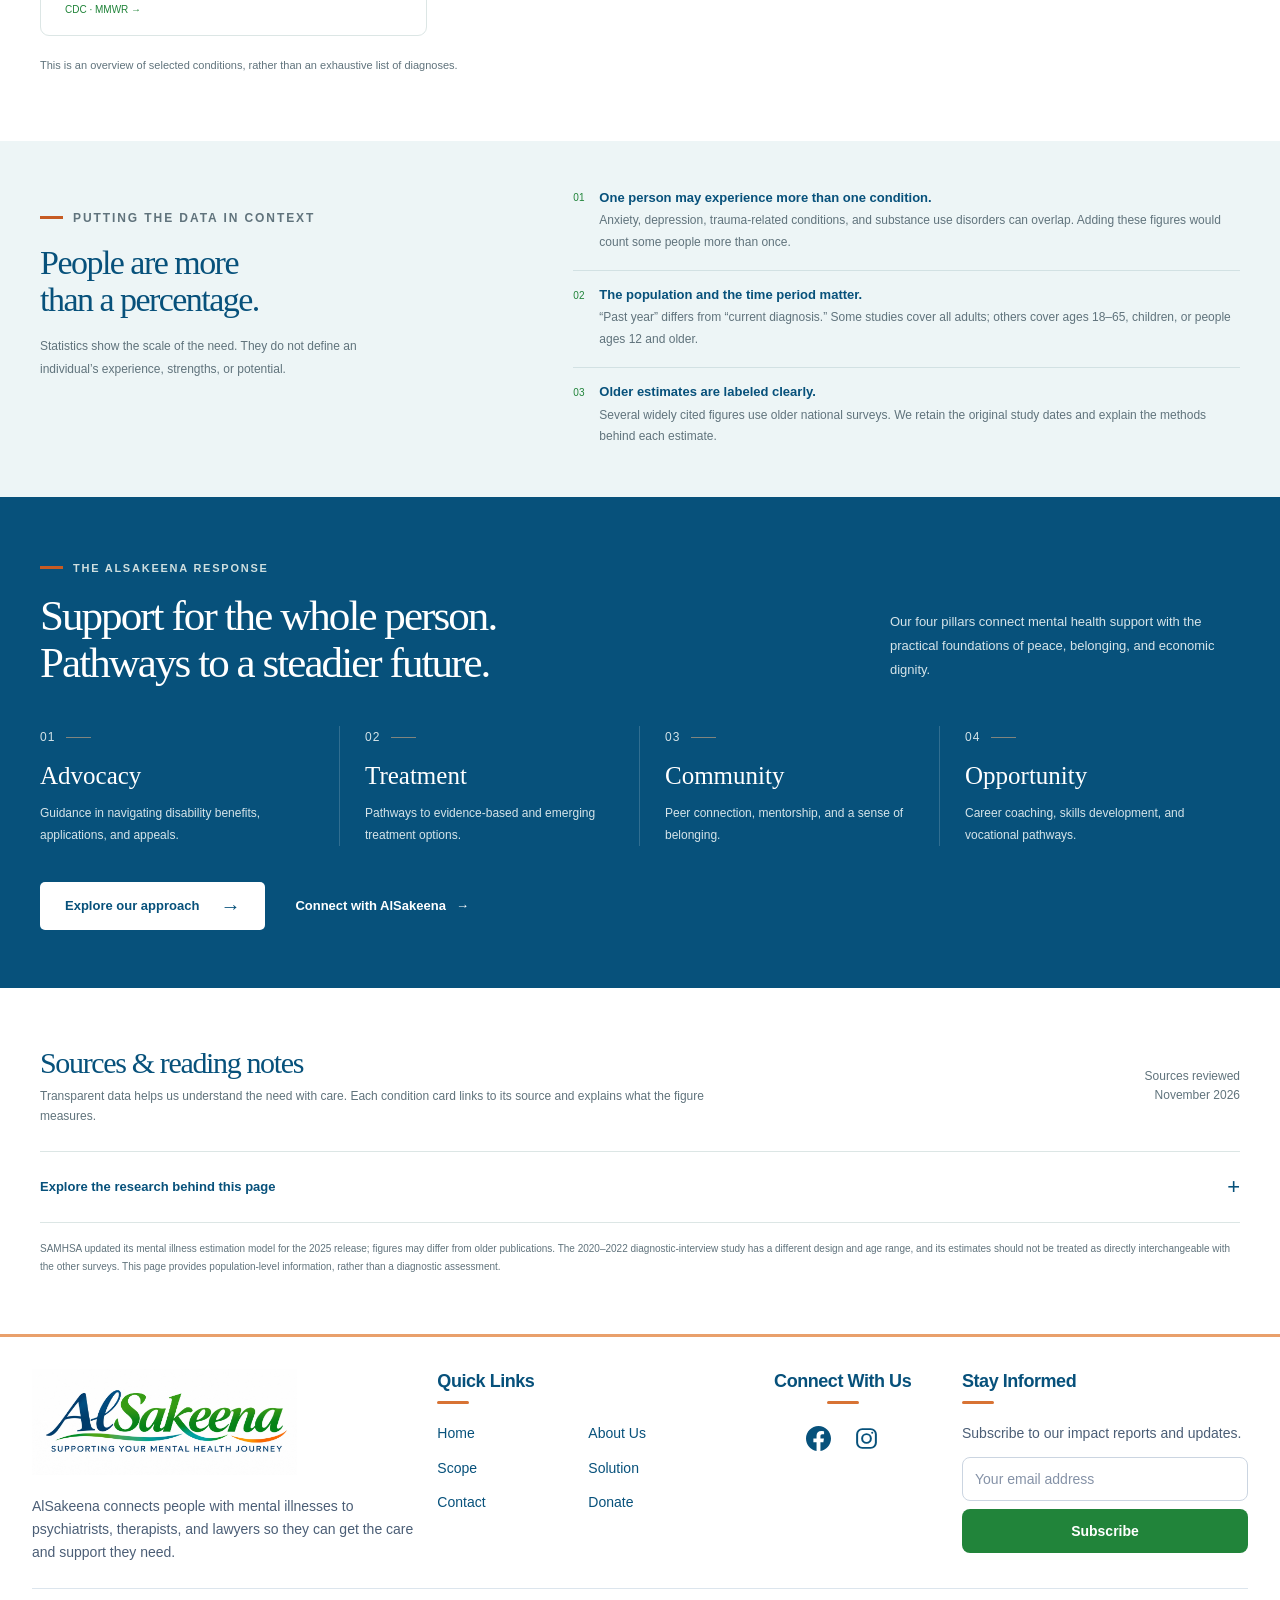
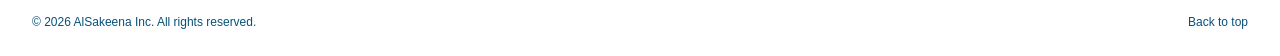
<file: scope.html>
<!doctype html>
<html lang="en">
<head>
<meta charset="utf-8">
<meta name="viewport" content="width=device-width,initial-scale=1">
<meta name="description" content="Understand the scope of mental health needs in the United States. Explore sourced statistics and AlSakeena’s whole-person approach to support.">
<meta name="theme-color" content="#07517b">
<link rel="icon" type="image/svg+xml" href="favicon.svg">
<title>Our Scope | AlSakeena</title>
<style>
:root{--blue:#07517b;--deep:#063b5a;--green:#21843a;--orange:#c65b23;--ink:#243e4c;--muted:#60737c;--line:#dce6e5;--paper:#f6f8f5;--pale:#edf5f6;--warm:#fff4e9;--white:#fff}
*{box-sizing:border-box}html{scroll-behavior:smooth;scroll-padding-top:110px}body{margin:0;background:var(--white);color:var(--ink);font:16px/1.65 "Segoe UI",Arial,sans-serif}button,input{font:inherit}button,a{-webkit-tap-highlight-color:transparent}a{color:var(--blue)}button{cursor:pointer}a:focus-visible,button:focus-visible,input:focus-visible,summary:focus-visible{outline:3px solid var(--orange);outline-offset:5px}h1,h2,h3,p{margin:0}h1,h2{font-family:Georgia,"Times New Roman",serif;font-weight:400;letter-spacing:-.045em;line-height:1.1}h3{line-height:1.3}svg{display:block;flex-shrink:0}img{display:block;max-width:100%}.wrap{width:min(1200px,calc(100% - 80px));margin:auto}.eyebrow{display:flex;align-items:center;gap:10px;color:var(--blue);font-size:11px;font-weight:750;letter-spacing:.16em;text-transform:uppercase}.eyebrow:before{content:"";width:23px;height:3px;background:var(--orange)}.skip{position:absolute;left:16px;top:-100px;z-index:20;background:#fff;padding:8px 16px}.skip:focus{top:12px}.sr-only{position:absolute;width:1px;height:1px;padding:0;overflow:hidden;clip:rect(0,0,0,0);white-space:nowrap;border:0}.arrow{font-size:20px;line-height:1}.button{display:inline-flex;align-items:center;justify-content:center;gap:21px;min-height:48px;padding:11px 24px;border:1px solid transparent;border-radius:5px;text-decoration:none;font-size:14px;font-weight:650;transition:background .18s,transform .18s}.button:hover{transform:translateY(-1px)}.button-blue{background:var(--blue);color:#fff}.button-blue:hover{background:var(--deep)}.button-green{background:var(--green);color:#fff}.button-green:hover{background:#17672c}.button-light{color:var(--blue);background:#fff}.text-link{display:inline-flex;align-items:center;gap:10px;text-decoration:none;font-weight:650;font-size:14px}.text-link:hover{text-decoration:underline;text-underline-offset:4px}
.hero{background:var(--paper);padding:28px 0 54px;overflow:hidden}.breadcrumbs{font-size:11px;color:var(--muted);display:flex;gap:11px;align-items:center;margin-bottom:28px}.breadcrumbs a{text-decoration:none;color:var(--muted)}.hero-grid{display:grid;grid-template-columns:1.12fr 1fr;gap:64px;align-items:center}.hero h1{font-size:clamp(44px,4.5vw,65px);color:var(--blue);max-width:650px;margin:20px 0 22px}.hero h1 em{color:var(--green);font-style:normal}.hero-copy>p:not(.eyebrow){font-size:16px;color:#526b75;max-width:530px;line-height:1.8}.hero-actions{display:flex;align-items:center;gap:27px;flex-wrap:wrap;margin-top:28px}.hero-picture{position:relative;padding:0 13px 16px 0}.hero-picture:after{content:"";position:absolute;inset:30px 0 0 28px;border:1px solid #e3ad82;border-radius:14px;z-index:0}.hero-picture img{width:100%;height:343px;object-fit:cover;border-radius:12px;position:relative;z-index:1}.picture-caption{position:absolute;z-index:2;bottom:0;left:-23px;background:#fff;padding:16px 22px;border-left:3px solid var(--orange);box-shadow:0 7px 24px #153c4910;max-width:290px}.picture-caption span{display:block;color:var(--green);font-size:10px;letter-spacing:.12em;font-weight:750;text-transform:uppercase}.picture-caption p{font:21px/1.25 Georgia,serif;color:var(--blue);margin-top:5px}
.national{padding:42px 0 35px;border-bottom:1px solid var(--line)}.national-top{display:flex;justify-content:space-between;align-items:center;gap:20px}.national-top>a{font-size:11px;color:var(--muted);text-decoration:none}.stats{display:grid;grid-template-columns:1.1fr 1fr 1fr;margin-top:25px;gap:36px}.stat{padding-right:32px;border-right:1px solid var(--line)}.stat:last-child{border:0;padding:0}.stat-number{display:flex;align-items:baseline;gap:14px;color:var(--blue);font:56px/1.1 Georgia,serif;letter-spacing:-.04em}.stat-number small{font:600 14px "Segoe UI",Arial,sans-serif;letter-spacing:0;color:var(--green)}.stat h3{font-size:14px;font-weight:650;margin-top:10px;max-width:265px}.stat p{font-size:11px;color:var(--muted);margin-top:7px}.national-note{margin-top:24px;font-size:11px;display:flex;gap:8px;align-items:flex-start;color:var(--muted)}.national-note .info{color:var(--blue)}
.conditions{padding:72px 0 66px}.section-intro{display:grid;grid-template-columns:1fr .78fr;gap:90px;align-items:end;margin-bottom:30px}.section-intro h2{font-size:43px;color:var(--blue);margin-top:15px;max-width:580px}.section-intro>p{font-size:14px;color:var(--muted);line-height:1.85;max-width:440px;padding-bottom:3px}.explore-bar{display:flex;justify-content:space-between;align-items:center;gap:15px;margin:30px 0 15px;flex-wrap:wrap}.filters{display:inline-flex;gap:5px;background:var(--paper);padding:5px;border:1px solid #e7ece7;border-radius:7px}.filter{border:0;background:transparent;color:var(--muted);padding:9px 15px;font-size:12px;border-radius:4px;font-weight:650}.filter[aria-pressed=true]{background:var(--blue);color:#fff;box-shadow:0 2px 5px #123b4c12}.filter span{margin-left:5px;opacity:.75;font-size:10px}.search{position:relative;display:flex;align-items:center;color:var(--muted);width:242px}.search svg{position:absolute;left:13px}.search input{border:1px solid var(--line);border-radius:5px;padding:10px 12px 10px 38px;width:100%;font-size:12px;background:#fff;color:var(--ink)}.comparison{display:flex;align-items:flex-start;gap:10px;padding:12px 15px;background:var(--warm);border-radius:5px;margin-bottom:23px;font-size:11px;color:#83502c;line-height:1.6}.comparison svg{margin-top:2px}.comparison a{color:#83502c;text-underline-offset:2px}.result-info{display:flex;justify-content:space-between;align-items:center;font-size:11px;color:var(--muted);margin-bottom:16px}.result-info a{color:var(--muted);text-decoration:none}.grid{display:grid;grid-template-columns:repeat(3,1fr);gap:20px}.condition-card{border:1px solid var(--line);padding:24px 24px 18px;border-radius:9px;display:flex;flex-direction:column;min-width:0;background:#fff;transition:box-shadow .2s,border-color .2s}.condition-card:hover{box-shadow:0 8px 25px #063b5a09;border-color:#b6cbc8}.card-top{display:flex;align-items:center;justify-content:space-between;gap:15px;margin-bottom:17px}.card-icon{height:36px;width:36px;color:var(--blue);background:var(--pale);display:grid;place-items:center;border-radius:50%}.condition-card:nth-child(3n+2) .card-icon{color:#287244;background:#eff5ed}.condition-card:nth-child(3n) .card-icon{color:#a75c2c;background:#fff3e9}.study-badge{font-size:9px;color:var(--muted);letter-spacing:.03em;border:1px solid var(--line);padding:2px 7px;border-radius:3px;white-space:nowrap}.condition-card h3{font-size:17px;letter-spacing:-.025em;color:var(--blue);margin-bottom:11px;min-height:44px;display:flex;align-items:center}.condition-card .description{font-size:12px;color:var(--muted);line-height:1.7;min-height:62px;margin-bottom:19px}.card-stat{font:42px/1.1 Georgia,serif;color:var(--blue);letter-spacing:-.04em;display:flex;align-items:baseline;gap:10px}.card-stat small{font:600 12px "Segoe UI",Arial,sans-serif;letter-spacing:0;color:var(--green)}.stat-label{font-size:11px;margin-top:6px;color:var(--ink);min-height:34px;max-width:250px}.card-meta{font-size:10px;color:var(--muted);line-height:1.7;margin-top:13px;margin-bottom:16px}.card-meta span{display:block}.source-details{margin-top:auto;border-top:1px solid #edf0ed;padding-top:12px}.source-details summary{list-style:none;display:flex;align-items:center;justify-content:space-between;font-size:11px;color:var(--blue);font-weight:650;cursor:pointer;gap:12px}.source-details summary::-webkit-details-marker{display:none}.source-details summary:after{content:"+";font-size:18px;font-weight:400}.source-details[open] summary:after{content:"−"}.source-details p{font-size:11px;color:var(--muted);line-height:1.75;margin-top:11px}.source-details .secondary{padding:11px 13px;background:var(--pale);border-radius:4px;color:var(--ink)}.source-link{font-size:10px;text-decoration:none;margin-top:12px;line-height:1.5;display:block;color:var(--green)}.source-link:hover{text-decoration:underline}.group-caption{font-size:9px;text-transform:uppercase;letter-spacing:.08em;color:#83502c;margin-top:8px}.empty-state{grid-column:1/-1;text-align:center;padding:45px;background:var(--paper);border-radius:8px;color:var(--muted)}.below-grid{margin-top:20px;font-size:11px;color:var(--muted)}
.context{background:var(--pale);padding:49px 0}.context-inner{display:grid;grid-template-columns:.85fr 1.25fr;gap:80px}.context h2{font-size:34px;color:var(--blue);margin-top:15px}.context-left>p{font-size:12px;line-height:1.85;margin-top:17px;color:var(--muted);max-width:330px}.context-list{display:grid;gap:0}.context-item{padding:16px 0;border-bottom:1px solid #d2e1e3}.context-item:first-child{padding-top:0}.context-item:last-child{border:0;padding-bottom:0}.context-item h3{font-size:13px;color:var(--blue);margin-bottom:4px;display:flex;align-items:center;gap:9px}.context-item h3 span{font-size:10px;font-weight:500;color:var(--green);width:17px}.context-item p{font-size:12px;color:var(--muted);padding-left:26px;line-height:1.8}
.response{background:var(--blue);color:#fff;padding:62px 0 58px;position:relative;overflow:hidden}.response .eyebrow{color:#cfdfdf}.response-head{display:flex;align-items:end;justify-content:space-between;gap:50px}.response h2{font-size:43px;max-width:630px;margin-top:15px}.response-head>p{max-width:350px;color:#d5e4e9;font-size:13px;line-height:1.85;margin-bottom:4px}.pillars{display:grid;grid-template-columns:repeat(4,1fr);margin-top:40px;gap:0}.pillar{padding:0 25px;border-right:1px solid #ffffff2b}.pillar:first-child{padding-left:0}.pillar:last-child{border:0;padding-right:0}.pillar-num{color:#edb382;font-size:10px;letter-spacing:.1em;margin-bottom:13px;display:flex;align-items:center;gap:10px}.pillar-num:after{content:"";height:1px;width:25px;background:#edb38288}.pillar h3{font:25px Georgia,serif;margin-bottom:12px}.pillar p{font-size:12px;color:#d5e4e9;line-height:1.85}.response-actions{display:flex;gap:30px;align-items:center;flex-wrap:wrap;margin-top:36px}.response-actions .text-link{color:#fff;font-size:13px}.response-actions .button{font-size:13px}
.sources{padding:58px 0}.sources-head{display:flex;align-items:center;justify-content:space-between;gap:30px}.sources h2{font-size:30px;color:var(--blue);margin-bottom:8px}.sources-head p{font-size:12px;color:var(--muted);max-width:690px}.reviewed{font-size:10px;color:var(--muted);text-align:right;white-space:nowrap}.source-accordion{margin-top:24px;border-top:1px solid var(--line);border-bottom:1px solid var(--line);padding:17px 0}.source-accordion>summary{cursor:pointer;list-style:none;display:flex;align-items:center;justify-content:space-between;font-size:13px;color:var(--blue);font-weight:650}.source-accordion>summary:after{content:"+";font-size:22px;font-weight:400}.source-accordion[open]>summary:after{content:"−"}.source-accordion>summary::-webkit-details-marker{display:none}.source-list{margin:20px 0 0;padding:0;list-style:none;display:grid;grid-template-columns:1fr 1fr;gap:16px 40px}.source-list li{font-size:11px;padding-left:13px;border-left:2px solid #d4e4dd;line-height:1.7}.source-list a{text-decoration:none;font-weight:600}.source-list a:hover{text-decoration:underline}.source-list span{display:block;color:var(--muted);font-size:10px}.sources-note{font-size:10px;color:var(--muted);margin-top:17px;line-height:1.8}.site-footer{background:var(--paper);border-top:3px solid #e5a674;padding:24px 0 17px}.footer-main{display:flex;align-items:center;justify-content:space-between;gap:35px}.footer-logo{width:245px;height:auto}.footer-message{font-size:12px;color:var(--muted);max-width:350px;line-height:1.8}.footer-links{display:flex;gap:22px;flex-wrap:wrap}.footer-links a{font-size:11px;text-decoration:none;color:var(--blue)}.footer-bottom{display:flex;justify-content:space-between;gap:20px;font-size:10px;color:var(--muted);border-top:1px solid var(--line);padding-top:16px;margin-top:20px}
@media(min-width:1500px){.hero{padding-bottom:65px}.hero-picture img{height:365px}.hero h1{font-size:66px}}
@media(max-width:1100px){.wrap{width:calc(100% - 56px)}.brand,.brand img{width:255px}.nav{gap:20px}.hero-grid{gap:39px}.hero h1{font-size:51px}.hero-picture img{height:330px}.section-intro{gap:50px}.condition-card{padding:22px 20px 17px}.context-inner{gap:50px}.response-head>p{max-width:310px}.footer-logo{width:210px}.footer-message{max-width:280px}}
@media(max-width:850px){.nav{gap:17px}.nav>a{font-size:12px}.nav .button{padding:7px 15px}.brand,.brand img{width:223px}.brand img{height:87px}.header-inner{min-height:88px}.hero-grid{gap:29px}.hero h1{font-size:43px}.hero-copy>p:not(.eyebrow){font-size:14px}.hero-actions{gap:18px}.hero-actions .button{padding:10px 17px;font-size:12px}.hero-actions .text-link{font-size:12px}.picture-caption{left:-8px;padding:13px 17px;max-width:225px}.picture-caption p{font-size:18px}.hero-picture img{height:317px}.stats{gap:22px}.stat{padding-right:20px}.stat-number{font-size:48px;gap:9px}.stat-number small{font-size:12px}.section-intro h2{font-size:37px}.section-intro{gap:35px}.grid{grid-template-columns:repeat(2,1fr)}.condition-card h3{min-height:23px}.condition-card .description{min-height:62px}.context-inner{grid-template-columns:1fr 1.25fr;gap:35px}.context h2{font-size:30px}.response h2{font-size:35px}.response-head{gap:30px}.response-head>p{max-width:265px;font-size:12px}.pillar{padding:0 17px}.pillar h3{font-size:22px}.footer-main{gap:20px}.footer-message{max-width:230px}.footer-links{gap:10px;max-width:115px}.sources-head{gap:20px}}
@media(max-width:700px){html{scroll-padding-top:96px}.wrap{width:calc(100% - 40px)}.topline .wrap{min-height:28px}.topline span:last-child{display:none}.topline{font-size:8px;letter-spacing:.11em}.header-inner{min-height:88px;position:relative}.brand,.brand img{width:248px}.brand img{height:88px}.menu-toggle{display:block}.nav{position:absolute;top:100%;left:-20px;right:-20px;display:none;align-items:stretch;flex-direction:column;padding:20px;background:#fff;border-bottom:1px solid var(--line);gap:0;box-shadow:0 10px 15px #063b5a0d}.nav[data-open=true]{display:flex}.nav>a{font-size:14px;padding:11px 9px}.nav>a[aria-current]:after{bottom:5px;left:9px;width:25px;right:auto}.nav .button{margin-top:12px;margin-left:0;align-self:start;padding:9px 24px}.hero{padding-top:20px;padding-bottom:38px}.breadcrumbs{margin-bottom:27px;font-size:10px}.hero-grid{grid-template-columns:1fr;gap:36px}.hero h1{font-size:47px;margin:18px 0 19px;max-width:520px}.hero-copy>p:not(.eyebrow){font-size:15px;max-width:520px}.hero-actions{margin-top:23px;gap:24px}.hero-actions .button{font-size:13px;padding:11px 21px}.hero-actions .text-link{font-size:13px}.hero-picture{padding-right:10px;padding-bottom:16px;margin-left:10px}.hero-picture img{height:280px}.hero-picture:after{inset:22px 0 0 20px}.picture-caption{left:-10px;max-width:255px;bottom:0;padding:13px 18px}.picture-caption p{font-size:20px}.national{padding:30px 0 25px}.national-top{align-items:start}.national-top>a{font-size:10px;line-height:1.5;max-width:75px;text-align:right}.eyebrow{font-size:10px;letter-spacing:.12em}.stats{grid-template-columns:1fr;gap:20px;margin-top:24px}.stat{padding:0 0 20px;border-right:0;border-bottom:1px solid var(--line);display:grid;grid-template-columns:1fr 1.12fr;column-gap:20px;align-items:center}.stat:last-child{padding:0}.stat-number{grid-row:1/3;font-size:48px;display:block}.stat-number small{display:block;font-size:12px;margin-top:5px}.stat h3{font-size:13px;margin:0}.stat p{margin-top:5px;font-size:10px}.national-note{font-size:10px;margin-top:20px}.conditions{padding:46px 0 43px}.section-intro{display:block;margin-bottom:22px}.section-intro h2{font-size:36px;margin-top:14px}.section-intro>p{font-size:13px;margin-top:19px;max-width:550px}.explore-bar{display:block;margin-top:25px}.filters{display:flex;width:100%;justify-content:space-between;gap:0}.filter{font-size:10px;padding:9px 9px;flex-grow:1}.filter span{font-size:9px;margin-left:3px}.search{margin-top:12px;width:100%}.search input{font-size:12px}.comparison{font-size:10px;gap:9px;line-height:1.7;padding:12px;margin-top:14px;margin-bottom:18px}.grid{grid-template-columns:1fr;gap:15px}.condition-card{padding:22px 23px 18px}.card-top{margin-bottom:12px}.condition-card h3{min-height:0;font-size:19px;margin-bottom:9px}.condition-card .description{min-height:0;margin-bottom:17px;font-size:12px}.card-stat{font-size:44px}.stat-label{min-height:0;max-width:none;font-size:12px}.card-meta{margin-top:13px;margin-bottom:15px}.source-details summary{font-size:12px}.source-link{font-size:11px}.source-details p{font-size:12px}.result-info{font-size:10px}.below-grid{font-size:10px}.context{padding:36px 0}.context-inner{display:block}.context h2{font-size:32px;max-width:400px}.context-left>p{max-width:520px;font-size:12px;margin:16px 0 27px}.context-item{padding:17px 0}.context-item h3{font-size:13px}.context-item p{font-size:12px}.response{padding:42px 0}.response-head{display:block}.response h2{font-size:36px;max-width:520px;margin-top:16px}.response-head>p{font-size:13px;margin-top:21px;max-width:500px}.pillars{grid-template-columns:1fr 1fr;gap:28px 0;margin-top:33px}.pillar{padding:0 18px}.pillar:nth-child(2){border:0;padding-right:0}.pillar:nth-child(3){padding-left:0}.pillar h3{font-size:24px}.pillar p{font-size:12px}.pillar-num{margin-bottom:10px}.response-actions{gap:20px;margin-top:29px}.sources{padding:39px 0}.sources-head{display:block}.sources h2{font-size:30px}.sources-head p{font-size:12px}.reviewed{text-align:left;margin-top:15px}.source-list{grid-template-columns:1fr;gap:17px}.source-list li{font-size:12px}.source-list span{font-size:11px}.sources-note{font-size:10px}.site-footer{padding-top:15px}.footer-main{display:block}.footer-logo{width:245px;margin-left:-3px}.footer-message{max-width:450px;margin-top:2px;font-size:12px}.footer-links{max-width:none;gap:23px;margin-top:20px}.footer-links a{font-size:12px}.footer-bottom{display:block;font-size:10px}.footer-bottom span:last-child{display:block;margin-top:6px}}
@media(max-width:370px){.wrap{width:calc(100% - 32px)}.brand,.brand img{width:218px}.hero h1{font-size:42px}.hero-actions{gap:17px}.hero-actions .button{padding:10px 17px}.filter{padding:9px 6px;font-size:9px}.stat-number{font-size:44px}.stat{grid-template-columns:1fr 1.05fr}.pillar{padding:0 12px}}
@media(prefers-reduced-motion:reduce){html{scroll-behavior:auto}*,*:before,*:after{transition:none!important;animation:none!important}}
@media print{.topline,.nav,.menu-toggle,.hero-actions,.explore-bar,.response-actions,.footer-links{display:none!important}.site-header{position:static}.wrap{width:100%}.hero-grid{grid-template-columns:1.2fr 1fr}.hero h1{font-size:38px}.hero-picture img{height:250px}.grid{grid-template-columns:repeat(2,1fr)}.condition-card{break-inside:avoid}.conditions,.response,.sources{padding-block:28px}.source-details p,.source-list{display:block}.response{-webkit-print-color-adjust:exact;print-color-adjust:exact}.source-accordion{break-inside:avoid}}
</style>
<link rel="stylesheet" href="css/shared-header.css?v=framework-anchor">
<link rel="stylesheet" href="css/shared-footer.css?v=shared-footer-20261110">\n</head>
<body id="top">
<a class="skip" href="#main-content">Skip to content</a>
<div id="site-header"></div>
<main id="main-content">
<section class="hero" aria-labelledby="hero-title"><div class="wrap">
<nav class="breadcrumbs" aria-label="Breadcrumb"><a href="index.html">Home</a><span aria-hidden="true">/</span><span aria-current="page">Our Scope</span></nav>
<div class="hero-grid"><div class="hero-copy"><p class="eyebrow">The scope of the need</p><h1 id="hero-title">Behind every number,<br>a person <em>who matters.</em></h1><p>Mental health conditions touch lives, relationships, and livelihoods. Understanding their reach is the first step toward support that sees the whole person.</p><div class="hero-actions"><a class="button button-blue" href="#conditions">Explore the conditions <span class="arrow" aria-hidden="true">↓</span></a><a class="text-link" href="#our-response">How AlSakeena responds <span aria-hidden="true">→</span></a></div></div><div class="hero-picture"><img src="assets/therapy-support.jpg" width="1000" height="740" alt="Two women having a supportive conversation in a comfortable room"><div class="picture-caption"><span>A whole-person perspective</span><p>Understanding the need.<br>Making room for hope.</p></div></div></div>
</div></section>
<section class="national" aria-label="National mental health statistics"><div class="wrap"><div class="national-top"><p class="eyebrow">The national picture · United States</p><a href="#sources">2025 SAMHSA data →</a></div><div class="stats"><article class="stat"><div class="stat-number">54.6M <small>20.6% · About 1 in 5</small></div><h3>Adults experienced mental illness</h3><p>Ages 18+ · Past year · 2025</p></article><article class="stat"><div class="stat-number">18.2M <small>6.9%</small></div><h3>Adults experienced serious mental illness</h3><p>Ages 18+ · Past year · 2025</p></article><article class="stat"><div class="stat-number">3.7M <small>15.1%</small></div><h3>Teenagers had a major depressive episode</h3><p>Ages 12–17 · Past year · 2025</p></article></div><p class="national-note"><span class="info" aria-hidden="true">ⓘ</span>Serious mental illness is included in the overall adult total. It describes substantial limits to daily functioning, rather than a separate diagnosis.</p></div></section>
<section class="conditions" id="conditions" aria-labelledby="conditions-title"><div class="wrap"><div class="section-intro"><div><p class="eyebrow">Understanding the conditions</p><h2 id="conditions-title">Different conditions.<br>A shared need for support.</h2></div><p>Mental health needs take many forms. Explore the major groups below, with the population, study period, and source behind every estimate.</p></div>
<div class="explore-bar"><div class="filters" role="group" aria-label="Filter conditions"><button class="filter" data-filter="all" aria-pressed="true">All conditions <span>10</span></button><button class="filter" data-filter="mental" aria-pressed="false">Mental health <span>8</span></button><button class="filter" data-filter="related" aria-pressed="false">Related conditions <span>2</span></button></div><label class="search"><span class="sr-only">Search conditions</span><svg width="15" height="15" viewBox="0 0 24 24" fill="none" stroke="currentColor" stroke-width="1.6" aria-hidden="true"><circle cx="10.5" cy="10.5" r="6.5"/><path d="m16 16 5 5"/></svg><input id="condition-search" type="search" placeholder="Find a condition…" autocomplete="off"></label></div>
<div class="comparison"><svg width="14" height="14" viewBox="0 0 24 24" fill="none" stroke="currentColor" stroke-width="1.6" aria-hidden="true"><circle cx="12" cy="12" r="9"/><path d="M12 10v7M12 6.5v.5"/></svg><p>These figures overlap and come from different years, age groups, and studies. They should not be added together or treated as a ranking. <a href="#reading-the-data">How to read the data</a></p></div>
<div class="result-info"><p id="result-count" role="status" aria-live="polite">10 conditions shown</p><a href="#sources">View all sources <span aria-hidden="true">→</span></a></div><div class="grid" id="condition-grid"></div><noscript><p>Please enable JavaScript to explore the condition cards. The national statistics and full source list remain available on this page.</p></noscript><p class="below-grid">This is an overview of selected conditions, rather than an exhaustive list of diagnoses.</p></div></section>
<section class="context" id="reading-the-data" aria-labelledby="context-title"><div class="wrap context-inner"><div class="context-left"><p class="eyebrow">Putting the data in context</p><h2 id="context-title">People are more<br>than a percentage.</h2><p>Statistics show the scale of the need. They do not define an individual’s experience, strengths, or potential.</p></div><div class="context-list"><article class="context-item"><h3><span>01</span>One person may experience more than one condition.</h3><p>Anxiety, depression, trauma-related conditions, and substance use disorders can overlap. Adding these figures would count some people more than once.</p></article><article class="context-item"><h3><span>02</span>The population and the time period matter.</h3><p>“Past year” differs from “current diagnosis.” Some studies cover all adults; others cover ages 18–65, children, or people ages 12 and older.</p></article><article class="context-item"><h3><span>03</span>Older estimates are labeled clearly.</h3><p>Several widely cited figures use older national surveys. We retain the original study dates and explain the methods behind each estimate.</p></article></div></div></section>
<section class="response" id="our-response" aria-labelledby="response-title"><div class="wrap"><div class="response-head"><div><p class="eyebrow">The AlSakeena response</p><h2 id="response-title">Support for the whole person.<br>Pathways to a steadier future.</h2></div><p>Our four pillars connect mental health support with the practical foundations of peace, belonging, and economic dignity.</p></div><div class="pillars"><article class="pillar"><p class="pillar-num">01</p><h3>Advocacy</h3><p>Guidance in navigating disability benefits, applications, and appeals.</p></article><article class="pillar"><p class="pillar-num">02</p><h3>Treatment</h3><p>Pathways to evidence-based and emerging treatment options.</p></article><article class="pillar"><p class="pillar-num">03</p><h3>Community</h3><p>Peer connection, mentorship, and a sense of belonging.</p></article><article class="pillar"><p class="pillar-num">04</p><h3>Opportunity</h3><p>Career coaching, skills development, and vocational pathways.</p></article></div><div class="response-actions"><a class="button button-light" href="index.html#pillars">Explore our approach <span class="arrow" aria-hidden="true">→</span></a><a class="text-link" href="contact.html">Connect with AlSakeena <span aria-hidden="true">→</span></a></div></div></section>
<section class="sources" id="sources" aria-labelledby="sources-title"><div class="wrap"><div class="sources-head"><div><h2 id="sources-title">Sources &amp; reading notes</h2><p>Transparent data helps us understand the need with care. Each condition card links to its source and explains what the figure measures.</p></div><p class="reviewed">Sources reviewed<br>November 2026</p></div><details class="source-accordion"><summary>Explore the research behind this page</summary><ul class="source-list"><li><a href="https://www.samhsa.gov/newsroom/press-announcements/20260727/samhsa-releases-annual-national-survey-on-drug-use-and-health" target="_blank" rel="noopener">SAMHSA · 2025 National Survey on Drug Use and Health →</a><span>Overall mental illness, serious mental illness, youth depression, and substance use disorders · 2025 data.</span></li><li><a href="https://www.samhsa.gov/blog/release-2025-nsduh-using-data-to-drive-great-american-recovery" target="_blank" rel="noopener">SAMHSA · Adult major depressive episodes →</a><span>19.7 million adults, or 7.4% · Past year, 2025.</span></li><li><a href="https://www.nimh.nih.gov/health/statistics/any-anxiety-disorder" target="_blank" rel="noopener">NIMH · Anxiety disorders →</a><span>NCS-R, 2001–2003 · The historical grouping includes PTSD and OCD.</span></li><li><a href="https://www.nimh.nih.gov/health/statistics/bipolar-disorder" target="_blank" rel="noopener">NIMH · Bipolar disorder →</a><span>NCS-R, 2001–2003 · Broad bipolar category.</span></li><li><a href="https://www.nimh.nih.gov/health/statistics/personality-disorders" target="_blank" rel="noopener">NIMH · Personality disorders →</a><span>NCS-R, 2001–2003 · Adult prevalence estimate.</span></li><li><a href="https://pubmed.ncbi.nlm.nih.gov/40395079/" target="_blank" rel="noopener">Mental and Substance Use Disorders Prevalence Study →</a><span>PTSD, OCD, and schizophrenia spectrum · Ages 18–65, 2020–2022; published 2025.</span></li><li><a href="https://hsph.harvard.edu/wp-content/uploads/2024/10/Social-Economic-Cost-of-Eating-Disorders-in-US.pdf" target="_blank" rel="noopener">Harvard STRIPED / Deloitte · Eating disorders →</a><span>Selected eating disorders · Modeled national estimate for 2018–2019, tables 2.3–2.4.</span></li><li><a href="https://www.cdc.gov/mmwr/volumes/73/wr/mm7340a1.htm" target="_blank" rel="noopener">CDC · ADHD among adults →</a><span>Current diagnosed ADHD, adult self-report · 2023.</span></li><li><a href="https://www.cdc.gov/adhd/data/" target="_blank" rel="noopener">CDC · ADHD among children →</a><span>Current diagnosed ADHD, parent report, ages 3–17 · 2024.</span></li></ul></details><p class="sources-note">SAMHSA updated its mental illness estimation model for the 2025 release; figures may differ from older publications. The 2020–2022 diagnostic-interview study has a different design and age range, and its estimates should not be treated as directly interchangeable with the other surveys. This page provides population-level information, rather than a diagnostic assessment.</p></div></section>
</main>
<div id="site-footer"></div>
<script type="application/json" id="scope-data">{"page": {"eyebrow": "THE SCOPE OF THE NEED", "title": "Understanding the need. Supporting the whole person.", "intro": "Mental health conditions can affect health, relationships, daily routines, and financial stability. AlSakeena’s framework brings advocacy, treatment, community, and opportunity together.", "heroStats": [{"value": "54.6M", "label": "U.S. adults experienced mental illness", "detail": "20.6% · About 1 in 5 adults · Past year, 2025", "population": "Adults ages 18+", "sourceUrl": "https://www.samhsa.gov/newsroom/press-announcements/20260727/samhsa-releases-annual-national-survey-on-drug-use-and-health"}, {"value": "18.2M", "label": "U.S. adults experienced serious mental illness", "detail": "6.9% · A subset of the 54.6 million adults above · Past year, 2025", "population": "Adults ages 18+", "sourceUrl": "https://www.samhsa.gov/newsroom/press-announcements/20260727/samhsa-releases-annual-national-survey-on-drug-use-and-health"}], "sectionTitle": "Different conditions. Shared need for support.", "sectionIntro": "Explore major groups of mental health conditions and the U.S. populations affected. Each estimate includes its age group, time period, and source.", "comparisonNote": "These figures overlap and come from different studies, years, and age groups. They are not directly comparable and should not be added together.", "seriousMentalIllnessNote": "Serious mental illness describes a condition that substantially limits one or more major life activities. It is a measure of impact, not a separate diagnosis.", "sourcesIntro": "We show the original population and study period for each figure. Older percentages are not presented as current national headcounts.", "clinicalNote": "This page provides population-level information, not a diagnostic assessment.", "responseTitle": "The numbers show the need. Our four pillars guide the response.", "responseIntro": "AlSakeena’s whole-person framework connects practical support with pathways toward peace and economic dignity.", "responsePillars": [{"title": "Advocacy", "text": "Guidance in navigating disability benefits, applications, and appeals."}, {"title": "Treatment", "text": "Pathways to evidence-based and emerging treatment options."}, {"title": "Community", "text": "Peer connection, mentorship, and a sense of belonging."}, {"title": "Opportunity", "text": "Career coaching, skills development, and vocational pathways."}], "ctaTitle": "Help turn understanding into support.", "ctaPrimary": "Explore our approach", "ctaSecondary": "Connect with AlSakeena"}, "conditions": [{"id": "anxiety", "title": "Anxiety disorders", "group": "Mental health conditions", "description": "Includes generalized anxiety, panic disorder, social anxiety, and phobias.", "value": "19.1%", "count": null, "statLabel": "of U.S. adults in a year", "population": "Adults ages 18+", "period": "Past year", "dataYear": "2001–2003", "estimateType": "National survey estimate", "sourceName": "NIMH · National Comorbidity Survey Replication", "sourceUrl": "https://www.nimh.nih.gov/health/statistics/any-anxiety-disorder", "note": "This historical DSM-IV anxiety grouping includes PTSD and OCD. Current diagnostic classifications place those conditions in separate groups."}, {"id": "depression", "title": "Depressive disorders", "group": "Mental health conditions", "description": "Includes major depression and persistent depressive disorder. The statistic below measures major depressive episodes.", "value": "19.7M", "count": "19.7 million adults", "rate": "7.4%", "statLabel": "adults had a major depressive episode", "population": "Adults ages 18+", "period": "Past year", "dataYear": "2025", "estimateType": "National survey estimate", "sourceName": "SAMHSA · 2025 NSDUH", "sourceUrl": "https://www.samhsa.gov/blog/release-2025-nsduh-using-data-to-drive-great-american-recovery", "note": "An episode is not a count of all depressive disorders. Major depressive episodes can also occur with bipolar disorder."}, {"id": "bipolar", "title": "Bipolar disorders", "group": "Mental health conditions", "description": "Conditions involving episodes of mania or hypomania, often alongside depression.", "value": "2.8%", "count": null, "statLabel": "of U.S. adults in a year", "population": "Adults ages 18+", "period": "Past year", "dataYear": "2001–2003", "estimateType": "National survey estimate", "sourceName": "NIMH · National Comorbidity Survey Replication", "sourceUrl": "https://www.nimh.nih.gov/health/statistics/bipolar-disorder", "note": "An older national estimate covering the broader bipolar category; not a current-year headcount."}, {"id": "ptsd", "title": "Post-traumatic stress disorder", "group": "Mental health conditions", "description": "Persistent symptoms following traumatic experiences that can affect daily life.", "value": "4.1%", "count": null, "statLabel": "of U.S. adults ages 18–65 in a year", "population": "Adults ages 18–65", "period": "Past year", "dataYear": "2020–2022", "estimateType": "Diagnostic-interview study", "sourceName": "Mental and Substance Use Disorders Prevalence Study · Published 2025", "sourceUrl": "https://pubmed.ncbi.nlm.nih.gov/40395079/", "note": "This study used a different age range and method from the national surveys of all adults ages 18+."}, {"id": "ocd", "title": "Obsessive-compulsive disorder", "group": "Mental health conditions", "description": "Intrusive obsessions and repetitive behaviors or mental rituals that can interfere with daily life.", "value": "2.5%", "count": null, "statLabel": "of U.S. adults ages 18–65 in a year", "population": "Adults ages 18–65", "period": "Past year", "dataYear": "2020–2022", "estimateType": "Diagnostic-interview study", "sourceName": "Mental and Substance Use Disorders Prevalence Study · Published 2025", "sourceUrl": "https://pubmed.ncbi.nlm.nih.gov/40395079/", "note": "This study used a different age range and method from the national surveys of all adults ages 18+."}, {"id": "schizophrenia", "title": "Schizophrenia spectrum disorders", "group": "Mental health conditions", "description": "Conditions affecting perception and thinking, sometimes involving hallucinations or delusions.", "value": "1.2%", "count": null, "statLabel": "of U.S. adults ages 18–65 in a year", "population": "Adults ages 18–65", "period": "Past year", "dataYear": "2020–2022", "estimateType": "Diagnostic-interview study", "sourceName": "Mental and Substance Use Disorders Prevalence Study · Published 2025", "sourceUrl": "https://pubmed.ncbi.nlm.nih.gov/40395079/", "note": "This estimate covers schizophrenia spectrum disorders. It is not a count of every condition that may involve psychosis."}, {"id": "personality", "title": "Personality disorders", "group": "Mental health conditions", "description": "Enduring patterns affecting emotions, relationships, and behavior; includes borderline and avoidant personality disorders.", "value": "9.1%", "count": null, "statLabel": "of U.S. adults", "population": "Adults ages 18+", "period": "Past year", "dataYear": "2001–2003", "estimateType": "National survey estimate", "sourceName": "NIMH · National Comorbidity Survey Replication", "sourceUrl": "https://www.nimh.nih.gov/health/statistics/personality-disorders", "note": "An older national estimate; not a current-year headcount."}, {"id": "eating", "title": "Eating disorders", "group": "Mental health conditions", "description": "Estimate covers anorexia, bulimia, binge-eating disorder, and other specified eating disorders.", "value": "5.5M", "count": "Approximately 5.5 million people", "rate": "1.66%", "statLabel": "people across all ages", "population": "All ages", "period": "One-year modeled estimate", "dataYear": "2018–2019", "estimateType": "Modeled estimate", "sourceName": "Harvard STRIPED / Deloitte · Tables 2.3–2.4", "sourceUrl": "https://hsph.harvard.edu/wp-content/uploads/2024/10/Social-Economic-Cost-of-Eating-Disorders-in-US.pdf", "note": "This model covers selected eating disorders and excludes ARFID, pica, and rumination disorder."}, {"id": "substance-use", "title": "Substance use disorders", "group": "Related behavioral health conditions", "description": "Alcohol or drug use disorders that affect health, functioning, or daily life.", "value": "44.6M", "count": "44.6 million people", "rate": "15.3%", "statLabel": "people ages 12+ in a year", "population": "People ages 12+", "period": "Past year", "dataYear": "2025", "estimateType": "National survey estimate", "sourceName": "SAMHSA · 2025 NSDUH", "sourceUrl": "https://www.samhsa.gov/newsroom/press-announcements/20260727/samhsa-releases-annual-national-survey-on-drug-use-and-health", "note": "SAMHSA measures substance use disorders separately from its any-mental-illness total. Many people experience both."}, {"id": "adhd", "title": "ADHD", "group": "Related behavioral health conditions", "description": "A neurodevelopmental disorder involving attention regulation, impulsivity, and/or hyperactivity.", "value": "15.5M", "count": "15.5 million adults", "rate": "6.0%", "statLabel": "adults report current diagnosed ADHD", "population": "Adults ages 18+", "period": "Current diagnosis", "dataYear": "2023", "estimateType": "Self-reported diagnosis", "sourceName": "CDC · MMWR", "sourceUrl": "https://www.cdc.gov/mmwr/volumes/73/wr/mm7340a1.htm", "note": "ADHD is a neurodevelopmental disorder. This estimate measures self-reported current diagnosis, not all possible undiagnosed ADHD.", "secondaryStat": {"value": "7M", "rate": "11.7%", "population": "Children ages 3–17", "period": "Current diagnosis, parent report", "dataYear": "2024", "sourceName": "CDC · ADHD Data and Statistics", "sourceUrl": "https://www.cdc.gov/adhd/data/"}}], "youthCallout": {"value": "3.7M", "rate": "15.1%", "title": "Teenagers experienced a major depressive episode", "population": "Ages 12–17", "period": "Past year", "dataYear": "2025", "sourceUrl": "https://www.samhsa.gov/newsroom/press-announcements/20260727/samhsa-releases-annual-national-survey-on-drug-use-and-health"}}</script>
<script>
const content=JSON.parse(document.getElementById('scope-data').textContent);
const icons={anxiety:'<path d="M4 13c3-8 5 8 8 0s5 8 8 0"/><path d="M5 6h14M7 20h10"/>',depression:'<path d="M5 15a5 5 0 1 1 3-9 6 6 0 0 1 11 4 3 3 0 0 1 0 6H5"/><path d="m8 19 1 2m5-2 1 2"/>',bipolar:'<path d="M12 3a9 9 0 1 0 0 18V3Z"/><path d="M12 3a9 9 0 0 1 0 18M16 7h.01M19 12h.01M16 17h.01"/>',ptsd:'<path d="m12 3 8 3v6c0 4-4 7-8 9-4-2-8-5-8-9V6l8-3Z"/><path d="m8 12 3 3 5-6"/>',ocd:'<path d="M19 8a8 8 0 0 0-14-1L3 10m0 0V5m0 5h5M5 16a8 8 0 0 0 14 1l2-3m0 0v5m0-5h-5"/>',schizophrenia:'<path d="M3 12h4l3-7 4 14 3-7h4"/>',personality:'<circle cx="9" cy="8" r="3"/><path d="M3 21v-3a6 6 0 0 1 12 0v3M16 5a3 3 0 0 1 0 6m2 4a5 5 0 0 1 3 5"/>',eating:'<path d="M6 3v7m-3-7v4a3 3 0 0 0 6 0V3M6 10v11M18 3c-4 5-4 9 0 9V3Zm0 9v9"/>','substance-use':'<path d="m7 4-3 3a5 5 0 0 0 7 7l3-3a5 5 0 0 0-7-7Z"/><path d="m6 6 6 6m5 0 3 3a4 4 0 0 1-6 6l-3-3"/>',adhd:'<path d="m13 2-9 12h7l-1 8 10-12h-7l0-8Z"/>'};
const escapeHTML=s=>String(s??'').replace(/[&<>"']/g,c=>({'&':'&amp;','<':'&lt;','>':'&gt;','"':'&quot;',"'":'&#39;'}[c]));
let currentFilter='all';
const search=document.getElementById('condition-search');
function card(c){const e=escapeHTML,related=c.group.startsWith('Related');return `<article class="condition-card" data-condition="${e(c.id)}"><div class="card-top"><span class="card-icon"><svg width="20" height="20" viewBox="0 0 24 24" fill="none" stroke="currentColor" stroke-width="1.35" stroke-linecap="round" stroke-linejoin="round" aria-hidden="true">${icons[c.id]||icons.anxiety}</svg></span><span class="study-badge">${e(c.dataYear)}</span></div><h3>${e(c.title)}</h3><p class="description">${e(c.description)}</p><div class="card-stat">${e(c.value)}${c.rate?`<small>${e(c.rate)}</small>`:''}</div><p class="stat-label">${e(c.statLabel)}</p>${related?'<p class="group-caption">Related behavioral health condition</p>':''}<p class="card-meta"><span>${e(c.population)} · ${e(c.period)}</span><span>${e(c.estimateType)} · ${e(c.dataYear)}</span></p><details class="source-details"><summary>What this figure measures</summary><p>${e(c.note)}</p>${c.secondaryStat?`<p class="secondary"><strong>Children: ${e(c.secondaryStat.value)} · ${e(c.secondaryStat.rate)}</strong><br>${e(c.secondaryStat.population)}<br>${e(c.secondaryStat.period)} · ${e(c.secondaryStat.dataYear)}<br><a href="${e(c.secondaryStat.sourceUrl)}" target="_blank" rel="noopener">CDC children’s ADHD data →</a></p>`:''}</details><a class="source-link" href="${e(c.sourceUrl)}" target="_blank" rel="noopener">${e(c.sourceName)} →</a></article>`}
function render(){const q=search.value.trim().toLowerCase();const list=content.conditions.filter(c=>(currentFilter==='all'||(currentFilter==='related')===c.group.startsWith('Related'))&&(!q||[c.title,c.description,c.id].join(' ').toLowerCase().includes(q)));document.getElementById('condition-grid').innerHTML=list.length?list.map(card).join(''):'<p class="empty-state">No conditions match your search. Try another term or choose “All conditions.”</p>';document.getElementById('result-count').textContent=`${list.length} condition${list.length===1?'':'s'} shown`;}
document.querySelectorAll('.filter').forEach(b=>b.addEventListener('click',()=>{currentFilter=b.dataset.filter;document.querySelectorAll('.filter').forEach(x=>x.setAttribute('aria-pressed',String(x===b)));render()}));
search.addEventListener('input',render);

render();
</script>
<script src="js/components.js?v=mental-health-journey-logo"></script>
</body>
</html>
</file>
<file: css/shared-header.css>
/* Shared AlSakeena navigation, based on the approved Our Scope design. */
body{margin:0}
#pillars{scroll-margin-top:calc(var(--as-sticky-header-height,105px) + 16px)}
.as-unified-header{position:sticky;top:0;z-index:50;background:#fffffffa;border-bottom:1px solid #dce6e5;font-family:"Segoe UI",Arial,sans-serif;line-height:1.65;box-sizing:border-box}
.as-unified-header *{box-sizing:border-box}
.as-unified-inner{width:min(1200px,calc(100% - 80px));margin-inline:auto;display:flex;align-items:center;justify-content:space-between;gap:26px;min-height:104px}
.as-unified-brand{display:block;width:300px;flex-shrink:0}
.as-unified-brand img{display:block;width:300px;height:102px;max-height:none;max-width:100%;object-fit:contain}
.as-unified-nav{display:flex;align-items:center;gap:29px}
.as-unified-header .as-unified-nav>a{position:relative;color:#07517b;font:650 13px/1.65 "Segoe UI",Arial,sans-serif;text-decoration:none;white-space:nowrap}
.as-unified-header .as-unified-nav>a:hover{color:#21843a}
.as-unified-header .as-unified-nav>a[aria-current="page"]:not(.as-unified-donate){color:#21843a!important}
.as-unified-nav>a[aria-current="page"]:not(.as-unified-donate):after{content:"";position:absolute;bottom:-13px;left:0;right:0;height:2px;background:#c65b23}
.as-unified-header .as-unified-nav>.as-unified-donate{display:inline-flex;align-items:center;justify-content:center;gap:21px;min-height:41px;padding:8px 22px;margin-left:3px;border:1px solid transparent;border-radius:30px;background:#21843a;color:#fff!important;font-size:13px}
.as-unified-header .as-unified-nav>.as-unified-donate:hover{background:#17672c;color:#fff}
.as-unified-donate span[aria-hidden]{font-size:17px;line-height:1}
.as-unified-menu-toggle{display:none;align-items:center;justify-content:center;padding:10px;border:1px solid #dce6e5;background:#fff;border-radius:5px;color:#07517b;cursor:pointer}
.as-unified-menu-toggle svg{display:block;width:19px;height:19px}
.as-unified-header a:focus-visible,.as-unified-header button:focus-visible{outline:3px solid #c65b23;outline-offset:5px}
@media(max-width:1100px){.as-unified-inner{width:calc(100% - 56px)}.as-unified-brand,.as-unified-brand img{width:255px}.as-unified-nav{gap:20px}}
@media(max-width:850px){.as-unified-inner{min-height:88px}.as-unified-brand,.as-unified-brand img{width:223px}.as-unified-brand img{height:87px}.as-unified-nav{gap:17px}.as-unified-header .as-unified-nav>a{font-size:12px}.as-unified-header .as-unified-nav>.as-unified-donate{padding:7px 15px}}
@media(max-width:780px){.as-unified-inner{position:relative;width:calc(100% - 40px);min-height:88px}.as-unified-brand,.as-unified-brand img{width:248px}.as-unified-brand img{height:88px}.as-unified-menu-toggle{display:flex}.as-unified-nav{position:absolute;top:100%;left:-20px;right:-20px;display:none;align-items:stretch;flex-direction:column;gap:0;padding:20px;background:#fff;border-bottom:1px solid #dce6e5;box-shadow:0 10px 15px #063b5a0d}.as-unified-nav[data-open="true"]{display:flex}.as-unified-header .as-unified-nav>a{font-size:14px;padding:11px 9px}.as-unified-nav>a[aria-current="page"]:not(.as-unified-donate):after{bottom:5px;left:9px;right:auto;width:25px}.as-unified-header .as-unified-nav>.as-unified-donate{align-self:flex-start;margin:12px 0 0;padding:9px 24px}}
@media(max-width:370px){.as-unified-inner{width:calc(100% - 32px)}.as-unified-brand,.as-unified-brand img{width:218px}}
@media print{.as-unified-header{position:static}.as-unified-nav,.as-unified-menu-toggle{display:none!important}}


/* About Us submenu: keyboard, pointer and mobile friendly. */
.as-nav-dropdown{position:relative;display:flex;align-items:center}
.as-nav-dropdown-toggle{border:0;background:transparent;color:#07517b;font:650 13px/1.65 "Segoe UI",Arial,sans-serif;white-space:nowrap;cursor:pointer;padding:8px 0}
.as-nav-dropdown-toggle:hover,.as-nav-dropdown-toggle[aria-expanded="true"]{color:#21843a}
.as-nav-dropdown-toggle span{margin-left:4px;font-size:11px}
.as-nav-submenu{display:none;position:absolute;z-index:80;top:100%;left:-14px;min-width:235px;padding:8px 0;background:#fff;border:1px solid #dce6e5;border-radius:8px;box-shadow:0 12px 24px #063b5a20}
.as-nav-submenu a{display:block;padding:10px 15px;color:#07517b!important;font:600 13px/1.4 "Segoe UI",Arial,sans-serif;text-decoration:none;white-space:nowrap}
.as-nav-submenu a:hover,.as-nav-submenu a[aria-current="page"]{background:#eff7ed;color:#21843a!important}
@media(min-width:781px){.as-nav-dropdown:hover .as-nav-submenu,.as-nav-dropdown:focus-within .as-nav-submenu,.as-nav-dropdown[data-open="true"] .as-nav-submenu{display:block}}
@media(max-width:850px) and (min-width:781px){.as-nav-dropdown-toggle{font-size:12px}}
@media(max-width:780px){.as-nav-dropdown{display:block}.as-nav-dropdown-toggle{display:block;width:100%;text-align:left;padding:11px 9px;font-size:14px}.as-nav-submenu{position:static;min-width:0;border:0;box-shadow:none;border-radius:0;padding:0 0 5px 15px}.as-nav-dropdown[data-open="true"] .as-nav-submenu{display:block}.as-nav-submenu a{padding:10px 12px;font-size:14px}}
</file>
<file: css/advisory-board.css>
.advisory-site {
  margin: 0;
  background: #fff;
  color: #233344;
  font-family: Inter, "Segoe UI", Arial, sans-serif;
}

.advisory-site .as-header-pillars {
  display: none;
}

.as-advisory {
  --advisory-navy: #080d55;
  --advisory-green: #21651e;
  --advisory-orange: #b94a00;
  --advisory-serif: Georgia, "Times New Roman", serif;
  background: #fff;
  color: var(--advisory-navy);
  line-height: 1.55;
}

.as-advisory * { box-sizing: border-box; }

.as-advisory-wrap {
  width: min(1150px, calc(100% - 64px));
  margin-inline: auto;
}

.as-advisory-hero {
  position: relative;
  padding: 44px 0 78px;
  background:
    linear-gradient(90deg, #fff 0%, #fff 23%, #fff9 57%, #fff0 82%),
    url("../assets/about-seedling-sunrise.webp") center right / cover no-repeat;
}

.as-advisory-eyebrow {
  margin: 0 0 2px;
  color: var(--advisory-orange);
  text-transform: uppercase;
  letter-spacing: .09em;
  font-size: clamp(.85rem, 2vw, 1.2rem);
  font-weight: 800;
}

.as-advisory h1 {
  margin: 0 0 6px;
  font: 700 clamp(2.5rem, 6vw, 4.65rem)/1.06 var(--advisory-serif);
  letter-spacing: -.035em;
}

.as-advisory-lead {
  margin: 0;
  font: 400 clamp(1.13rem, 2.4vw, 1.6rem)/1.25 var(--advisory-serif);
}

.as-advisory-wave {
  position: absolute;
  inset: auto 0 0;
  display: block;
  width: 100%;
  height: clamp(26px, 4.5vw, 64px);
}

.as-advisory-main { padding: 32px 0 48px; }

.as-advisory-grid {
  display: grid;
  gap: 28px;
}

.as-advisory-person {
  display: grid;
  grid-template-columns: minmax(0, 34%) minmax(0, 1fr);
  gap: clamp(20px, 3vw, 34px);
  align-items: start;
  padding: clamp(16px, 2.2vw, 26px);
  border: 1px solid #528b41;
  border-radius: 17px;
  box-shadow: 0 7px 16px #223d2020;
  background: #fff;
}

.as-advisory-person img {
  display: block;
  width: 100%;
  height: auto;
  aspect-ratio: 9 / 10;
  object-fit: cover;
  border-radius: 12px;
  background: #eff4ed;
}

.as-advisory-content h2,
.as-advisory-note h2 {
  margin: 0 0 5px;
  font: 700 clamp(1.7rem, 3.6vw, 2.55rem)/1.12 var(--advisory-serif);
  letter-spacing: -.025em;
}

.as-advisory-content p {
  margin: 0 0 10px;
  font-size: .98rem;
}

.as-advisory-content .as-advisory-role {
  margin-bottom: 13px;
  color: var(--advisory-green);
  font: 700 clamp(1.04rem, 2.1vw, 1.42rem)/1.2 var(--advisory-serif);
}

.as-advisory-content p:last-child { margin-bottom: 0; }

.as-advisory-note {
  margin-top: 34px;
  padding: 24px;
  border-radius: 16px;
  background: #e8f3e0;
  text-align: center;
}

.as-advisory-note h2 { font-size: clamp(1.55rem, 3vw, 2.2rem); }

.as-advisory-note p {
  max-width: 780px;
  margin: 7px auto 0;
}

.as-advisory-note::after {
  content: "";
  display: block;
  width: 72px;
  height: 4px;
  margin: 15px auto 0;
  border-radius: 4px;
  background: #ff790f;
}

.as-advisory-skip {
  position: absolute;
  left: -9999px;
}

.as-advisory-skip:focus {
  position: fixed;
  top: 8px;
  left: 8px;
  z-index: 100;
  padding: 10px;
  background: #fff;
}

@media (max-width: 680px) {
  .as-advisory-wrap { width: calc(100% - 32px); }
  .as-advisory-hero {
    padding: 38px 0 58px;
    background-image:
      linear-gradient(90deg, #fff 0%, #fffd 60%, #fff6 100%),
      url("../assets/about-seedling-sunrise.webp");
  }
  .as-advisory-main { padding-top: 22px; }
  .as-advisory-person { grid-template-columns: 1fr; }
  .as-advisory-person img { width: min(100%, 360px); }
}
</file>
<file: css/site-1.css>
/* Custom Scrollbar */
    ::-webkit-scrollbar {
      width: 10px;
    }
    ::-webkit-scrollbar-track {
      background: #F4F1EA;
    }
    ::-webkit-scrollbar-thumb {
      background: #1A5F5A;
      border-radius: 5px;
    }
    ::-webkit-scrollbar-thumb:hover {
      background: #0D3B3E;
    }

    /* Glassmorphism Effect */
    .glass-nav {
      background: rgba(13, 59, 62, 0.85);
      backdrop-filter: blur(12px);
      -webkit-backdrop-filter: blur(12px);
    }

    .glass-card {
      background: rgba(255, 255, 255, 0.9);
      backdrop-filter: blur(8px);
    }

    /* Custom range slider thumb styling */
    input[type=range]::-webkit-slider-thumb {
      -webkit-appearance: none;
      height: 24px;
      width: 24px;
      border-radius: 50%;
      background: #D4AF37;
      cursor: pointer;
      box-shadow: 0 0 10px rgba(212, 175, 55, 0.5);
      border: 2px solid #FFFFFF;
    }
</file>
<file: css/site-2.css>
/* AlSakeena white header and footer */
header img, footer img { mix-blend-mode: normal; }
footer a:focus-visible, header a:focus-visible {outline:2px solid #21843A;outline-offset:3px;}
</file>
<file: css/redesign.css>
/* AlSakeena 2026 modern editorial redesign */
:root {--ink:#123b55;--sea:#176d84;--leaf:#25835c;--cream:#f7f9f7;--line:#e2eae9;--shadow:0 20px 60px rgba(17,57,68,.09)}
html {scroll-behavior:smooth}
body {background:var(--cream);color:#263b47;font-family:Inter,system-ui,sans-serif;-webkit-font-smoothing:antialiased}
h1,h2,h3,h4,.font-serif {font-family:Manrope,Inter,sans-serif;letter-spacing:-.035em}
h1 {letter-spacing:-.055em!important}
p {line-height:1.75}
header.sticky {background:rgba(255,255,255,.97)!important;backdrop-filter:blur(18px);box-shadow:0 4px 30px rgba(20,57,70,.045)!important;border-bottom:1px solid var(--line)!important}
header .min-h-24 {min-height:90px}
header nav a {font-weight:600;transition:color .2s}
header nav a[aria-current="page"],#mobile-menu a[aria-current="page"] {color:#21843a!important}
header nav a[aria-current="page"] {text-decoration:underline;text-decoration-color:#9ad6b2;text-underline-offset:9px;text-decoration-thickness:3px}
header img {max-height:76px;object-fit:contain}
main {overflow:hidden}
main section {scroll-margin-top:110px}
main section:not(:first-child) {position:relative}
main .rounded-2xl,main .rounded-xl {border-radius:22px}
main .shadow-md,main .shadow-lg {box-shadow:var(--shadow)}
main a,main button {transition:transform .2s,box-shadow .2s,background-color .2s}
main a:hover {text-decoration-thickness:2px}
main .grid > a.block:hover,main .grid > div.group:hover {transform:translateY(-4px);box-shadow:0 22px 55px rgba(16,60,76,.12)}
main input:focus-visible,main button:focus-visible,main a:focus-visible,header a:focus-visible {outline:3px solid #3ba782;outline-offset:3px}
main .bg-brand-dark {background-color:#123b55}
main .text-brand-dark {color:#123b55}
main .text-brand-emerald {color:#1b765d}
main .bg-brand-emerald {background-color:#1b765d}
main .bg-brand-sand\/30 {background:#f3f7f4}
main .border-slate-100 {border-color:#e7eeeb}
main .bg-white.rounded-2xl {border:1px solid #e6eeeb}
main .bg-gradient-to-b.from-brand-dark {background:linear-gradient(125deg,#123b55 0%,#155b65 52%,#1b715e 100%)!important}
main .bg-gradient-to-b.from-brand-dark h1 {max-width:780px}
footer {background:#fff!important;border-top:1px solid var(--line)!important}
footer h4 {letter-spacing:-.025em}
footer a:hover {color:#21843a!important}
footer img {max-height:95px;object-fit:contain;object-position:left}
footer input {min-height:44px}
footer button {min-height:44px}
.page-banner {position:relative;isolation:isolate;background:linear-gradient(120deg,#113c55 0%,#176a73 65%,#1b785f 100%);color:white;overflow:hidden}
.page-banner:after {content:"";position:absolute;right:-80px;top:-220px;width:540px;height:540px;border:1px solid rgba(255,255,255,.19);border-radius:50%;box-shadow:0 0 0 90px rgba(255,255,255,.035),0 0 0 190px rgba(255,255,255,.025);z-index:-1}
.page-banner .inner {max-width:1152px;margin:auto;padding:76px 24px 82px}
.page-banner .eyebrow {font-size:.75rem;text-transform:uppercase;letter-spacing:.19em;font-weight:800;color:#b6e6c9;margin-bottom:18px}
.page-banner h1 {font-size:clamp(2.4rem,5vw,4.5rem);line-height:1.13;font-weight:800;max-width:850px}
.page-banner p {max-width:660px;margin-top:18px;color:#dcece9;font-size:clamp(1rem,1.6vw,1.2rem)}
.page-banner .crumb {display:flex;gap:10px;align-items:center;font-size:.78rem;color:#c8e6df;margin-bottom:26px}
.page-banner .crumb a {color:#fff}
.page-banner .crumb span {opacity:.65}
.pillar-strip {display:grid;grid-template-columns:repeat(4,minmax(0,1fr));gap:12px;max-width:1152px;margin:-26px auto 50px;padding:0 24px;position:relative;z-index:2}
.pillar-strip a {display:flex;align-items:center;justify-content:center;gap:9px;background:#fff;border:1px solid #e0eae6;border-radius:15px;padding:18px 12px;box-shadow:0 8px 26px rgba(20,57,70,.07);font-size:.86rem;font-weight:700;color:#17536c}
.pillar-strip a:hover,.pillar-strip a[aria-current="page"] {background:#e8f5ee;color:#1b765d;border-color:#a6d8b8}
.pillar-strip i {color:#25835c}
.page-banner + main {min-height:40vh}
main > .max-w-6xl:first-child {padding-top:45px}
main > .max-w-6xl:first-child > h1:first-child {font-size:1.9rem}
@media(max-width:700px) {.page-banner .inner {padding:54px 22px 65px}.pillar-strip {grid-template-columns:repeat(2,minmax(0,1fr));margin-top:-20px}.pillar-strip a {font-size:.8rem;padding:13px 7px}header img {max-height:64px}}
@media(prefers-reduced-motion:reduce){html{scroll-behavior:auto}main a,main button{transition:none!important}}

/* Locally bundled, responsive program imagery */
.page-banner .inner {position:relative}
.page-photo-wrap {width:min(100%,650px);height:240px;margin:38px 0 -38px;border:7px solid rgba(255,255,255,.9);border-radius:24px;overflow:hidden;box-shadow:0 22px 52px rgba(7,35,51,.20)}
.page-photo-wrap img {display:block;width:100%;height:100%;object-fit:cover;object-position:center}
@media(min-width:1050px){.page-banner .inner {min-height:405px;padding-right:47%}.page-photo-wrap {position:absolute;right:24px;top:38px;width:42%;height:280px;margin:0}}
@media(max-width:700px){.page-photo-wrap{height:205px;margin-bottom:-38px}}
</file>
<file: css/concept-style.css>
/* Screenshot-inspired AlSakeena visual system; keeps original logo and existing functionality. */
:root{--as-navy:#074b83;--as-deep:#074c78;--as-green:#0b8155;--as-text:#24415f}
body{font-family:Inter,Arial,sans-serif;background:#fff;color:var(--as-text)}
header.sticky{background:#fff!important;box-shadow:0 3px 14px #0d416011!important;border-bottom:0!important}
header .min-h-24{min-height:88px}
header .max-w-7xl{max-width:1430px}
header nav a{color:#003d76;font-size:14px;font-weight:600}
header nav a[aria-current=page]{color:#003e8b!important}
header nav a:hover{color:#087d57!important}
header a[href="donate.html"].bg-\[\#21843A\]{border-radius:999px;background:#0a8055!important;padding:12px 28px;font-size:15px}
header a[href="donate.html"].bg-\[\#21843A\]:before{content:"♥";font-size:19px;margin-right:4px}
header .as-brand-logo{width:clamp(300px,32.4vw,468px);height:105.6px;max-height:105.6px;object-fit:contain;object-position:left center}
.as-container{width:min(1360px,calc(100% - 72px));margin-inline:auto}
.as-hero{position:relative;min-height:410px;color:#fff;display:flex;align-items:center;background:#105783;overflow:hidden}
.as-hero-photo{position:absolute;inset:0 0 0 39%;background-image:url('../assets/hero-counseling.jpg');background-size:cover;background-position:center 46%}
.as-hero-shade{position:absolute;inset:0;background:linear-gradient(90deg,#0d5a87 0%,#0b5785 32%,rgba(12,88,131,.92) 41%,rgba(12,87,128,.47) 57%,rgba(5,40,60,0) 82%)}
.as-hero:after{content:"";position:absolute;bottom:-140px;left:-130px;width:520px;height:340px;border-radius:50%;border:60px solid #8dd9eb19;pointer-events:none}
.as-hero-inner{position:relative;z-index:1;padding:54px 0 45px}
.as-hero-copy{max-width:610px}
.as-eyebrow{font-size:11px;letter-spacing:.18em;text-transform:uppercase;color:#c5f0e4;font-weight:800;margin-bottom:15px}
.as-hero h1{font-family:Georgia,serif;font-size:clamp(37px,4vw,60px);line-height:1.08;letter-spacing:-.03em;font-weight:700;margin-bottom:16px}
.as-hero p{font-size:clamp(15px,1.3vw,18px);line-height:1.52;color:#fff;max-width:545px}
.as-actions{display:flex;gap:14px;flex-wrap:wrap;margin-top:26px}
.as-btn{display:inline-flex;align-items:center;justify-content:center;gap:11px;border-radius:28px;padding:13px 27px;text-decoration:none!important;font-weight:700;font-size:15px;transition:transform .2s,box-shadow .2s;white-space:nowrap}
.as-btn:hover{transform:translateY(-2px);box-shadow:0 8px 18px #0a3c5333}
.as-btn-green{background:#0d865d;color:white!important;border:1px solid #fff}
.as-btn-outline{background:#0b4e781c;border:2px solid #fff;color:#fff!important}
.as-btn-blue{background:#06569a;color:white!important}
.as-btn-full{width:100%}
.as-pillar-band{background:linear-gradient(110deg,#e9f6fc,#e7f3f8);padding:24px 0}
.as-pillars{display:grid;grid-template-columns:repeat(4,minmax(0,1fr));gap:0}
.as-pillar{display:flex;align-items:center;gap:17px;padding:2px 22px;border-right:1px solid #c7dfeb;color:#0b3f74!important;text-decoration:none!important}
.as-pillar:first-child{padding-left:0}.as-pillar:last-child{border:0;padding-right:0}
.as-icon{width:76px;height:76px;flex:none;border-radius:50%;display:grid;place-items:center;color:white;font-size:30px;box-shadow:inset 0 0 16px #ffffff26}
.as-icon.blue{background:linear-gradient(145deg,#0863a3,#11467a)}
.as-icon.green{background:linear-gradient(145deg,#218a63,#17734c)}
.as-pillar strong{display:block;font:700 21px Georgia,serif;margin-bottom:2px}
.as-pillar b{display:block;font:700 14px Georgia,serif;margin-bottom:6px}
.as-pillar small{display:block;font-size:12px;line-height:1.45;color:#4b6884}
.as-mission{display:grid;grid-template-columns:1.1fr 1fr 1.17fr;gap:24px;padding-block:34px 48px;align-items:stretch}
.as-mission-photo{border-radius:10px;overflow:hidden;min-height:330px}
.as-mission-photo img{width:100%;height:100%;object-fit:cover}
.as-mission-copy{padding:12px 0}
.as-section-label{color:#08609b;text-transform:uppercase;letter-spacing:.13em;font-size:11px;font-weight:800;margin-bottom:12px}
.as-mission-copy h2,.as-below h2{font:700 clamp(28px,2.7vw,41px)/1.08 Georgia,serif;color:#034b92;margin-bottom:13px}
.as-mission-copy h2 em{font-style:normal;color:#0a8a5b}
.as-mission-copy p{font-size:14px;line-height:1.6;color:#3c5978;margin-bottom:12px}
.as-mission-copy .as-btn{margin-top:5px}
.as-impact{border-radius:15px;border:1px solid #dae5eb;box-shadow:0 8px 30px #123e6317;overflow:hidden;background:#fff}
.as-impact-art{height:52px;background:linear-gradient(105deg,#cbe3cd99,#e5eec1aa),url('../assets/mission-growth.jpg') center 35%/cover}
.as-impact-content{padding:15px 23px 19px;text-align:center}
.as-impact h3{font:700 21px Georgia,serif;color:#054986;margin-bottom:5px}
.as-impact p{font-size:12px;line-height:1.35;margin-bottom:10px}
.as-impact label{font-size:11px;color:#5a7285}
.as-amount{font:700 27px Georgia,serif;color:#064e94;margin:1px 0 7px}
.as-impact input{width:80%;accent-color:#0864a5}
.as-impact-grid{display:grid;grid-template-columns:repeat(4,1fr);gap:4px;margin:17px 0}
.as-impact-grid span{font:700 12px Georgia,serif;color:#0b4a84;display:flex;flex-direction:column;align-items:center;gap:5px;border-right:1px solid #d9e3eb}
.as-impact-grid span:last-child{border:0}
.as-impact-grid i{font-size:21px;color:#0a6b9d}
.as-impact-grid span:nth-child(2) i,.as-impact-grid span:nth-child(4) i{color:#0b845b}
.as-below{padding:60px 0;background:#f0f8fa;text-align:center}
.as-below p{max-width:720px;margin:0 auto 22px}
.as-below-links{display:flex;justify-content:center;gap:15px;flex-wrap:wrap}
.as-below-links a{padding:12px 22px;background:#fff;border:1px solid #cee4e8;border-radius:24px;color:#06528c;font-weight:700}
.page-banner{background:linear-gradient(105deg,#0d5a86,#0c6082 60%,#0c805f)}
.page-banner h1{font-family:Georgia,serif;letter-spacing:-.025em}
.page-banner .eyebrow{color:#c9f3e4}
.page-banner .inner{min-height:360px}
.page-photo-wrap{border-color:#ffffffee}
.pillar-strip a{color:#075183}
.pillar-strip a[aria-current=page]{background:#e6f4eb;color:#087e56}
footer{background:#fff!important}
footer h4{color:#064b85}
footer a{color:#0a5488}
@media(max-width:1180px){.as-pillars{grid-template-columns:repeat(2,1fr);row-gap:20px}.as-pillar:nth-child(2){border:0}.as-mission{grid-template-columns:1fr 1fr}.as-impact{grid-column:1/-1;max-width:640px;width:100%;justify-self:center}}
@media(max-width:760px){.as-container{width:calc(100% - 36px)}header .as-brand-logo{width:288px;max-width:calc(100vw - 88px);height:86.4px;max-height:86.4px}.as-hero{min-height:500px}.as-hero-photo{inset:0;background-position:60% center}.as-hero-shade{background:linear-gradient(90deg,#0b4e7bea,#0c5887bb 70%,#0d517e8a)}.as-hero-inner{padding:65px 0}.as-pillars{grid-template-columns:1fr}.as-pillar{border:0;border-bottom:1px solid #c8dfe9!important;padding:10px 0}.as-pillar:last-child{border:0!important}.as-mission{grid-template-columns:1fr}.as-mission-photo{min-height:260px}.as-impact{grid-column:auto}.as-hero h1{font-size:41px}.as-icon{width:65px;height:65px;font-size:26px}}
</file>
<file: css/single-page.css>
html{scroll-behavior:smooth} .as-consolidated-section{scroll-margin-top:100px;padding-top:36px;border-top:1px solid #e3edf0} .as-consolidated-section:nth-of-type(even){background:#f9fcfc}.as-section-heading{padding:34px 0 0}.as-section-heading h2{font-family:Georgia,serif;color:#07518b;font-size:clamp(30px,3.3vw,44px);font-weight:700;margin:8px 0 0}.as-consolidated-section>.page-banner{display:none}.as-consolidated-section>div.max-w-6xl:first-of-type{padding-top:20px}.as-consolidated-section>section:first-of-type{margin-top:15px}.as-consolidated-section section{scroll-margin-top:110px}#top{scroll-margin-top:0}@media(prefers-reduced-motion:reduce){html{scroll-behavior:auto}}
/* Compact spacing shared by the public pages. */
#main-content.as-consolidated-section,
#main-content>.as-consolidated-section{padding-top:0;border-top:0}
#main-content>.as-consolidated-section>section:first-of-type{margin-top:0}
#main-content>.as-container.py-6{padding-block:24px}
#main-content .as-hero{min-height:360px}
#main-content .as-hero-inner{padding-block:38px}
#main-content .as-pillar-band{padding-block:18px}
footer.pt-8{padding-top:32px}
footer .pb-6{padding-bottom:24px}
@media(max-width:767px){
#main-content>.as-container.py-6{padding-block:20px}
#main-content section.py-12{padding-block:32px}
#main-content .as-hero{min-height:0}
#main-content .as-hero-inner{padding-block:36px}
footer.pt-8{padding-top:24px}
}
</file>
<file: css/orange-accents.css>
/* AlSakeena warm accent palette — complements the existing blue and green. */
:root { --as-orange: #C65B23; --as-orange-deep: #A84416; --as-orange-soft: #FFF1E6; --as-orange-border: #F2C8A8; }
/* Warm highlights without changing the approved wordmark or primary green CTA. */
.as-eyebrow { color: #FFD5B0; }
.as-hero-copy h1::after { content: ""; display: block; width: 76px; height: 4px; margin-top: 18px; border-radius: 999px; background: #F3A45D; }
.as-pillar-band { background: linear-gradient(110deg,#e9f6fc 0%,#f6f9f6 65%,#fff2e8 100%); }
.as-pillar:nth-child(4) .as-icon { background: var(--as-orange); }
.as-pillar:nth-child(4) strong { color: var(--as-orange); }
.as-section-label, .page-banner .eyebrow { text-decoration-color: #E9A06B; }
.as-impact-art { border-bottom: 3px solid #E9A06B; }
.as-below-links a:hover { border-color: var(--as-orange); background: var(--as-orange-soft); color: var(--as-orange-deep); }
/* Accent a few cards and interactive controls, not entire sections. */
main .text-amber-700 { color: var(--as-orange-deep); }
main .bg-amber-50 { background-color: var(--as-orange-soft); }
main .border-amber-200 { border-color: var(--as-orange-border); }
main input[type="range"] { accent-color: var(--as-orange); }
main a:focus-visible, main button:focus-visible, header a:focus-visible, footer a:focus-visible { outline-color: var(--as-orange); }
footer { border-top: 3px solid #E9A06B !important; }
footer h4 { position: relative; }
footer h4::after { content: ""; display: block; width: 32px; height: 3px; margin-top: 7px; border-radius: 3px; background: #D87334; }
@media (prefers-reduced-motion: reduce) { .as-below-links a { transition: none; } }

/* Keep the Opportunity card accents consistent with the brand orange. */
main .as-opportunity-pillar { border-top-color: var(--as-orange); }
main .as-opportunity-pillar .text-amber-600,
main .as-opportunity-pillar .text-amber-700 { color: var(--as-orange); }
</file>
<file: css/shared-footer.css>
/* Canonical footer styling: independent of Tailwind and page layouts. */
footer.as-site-footer{box-sizing:border-box;display:block;background:#fff!important;border-top:3px solid #e9a06b!important;padding:32px 0 24px;margin:0;color:#07517b;font:14px/1.6 Inter,"Segoe UI",Arial,sans-serif;text-align:left}
.as-site-footer *,.as-site-footer *::before,.as-site-footer *::after{box-sizing:border-box}
.as-site-footer .as-footer-container{width:min(1280px,calc(100% - 64px));max-width:none;margin:0 auto;padding:0}
.as-site-footer .as-footer-grid{display:grid;grid-template-columns:minmax(0,4fr) minmax(0,3fr) minmax(0,2fr) minmax(0,3fr);gap:24px;padding:0 0 24px;border-bottom:1px solid #dce5ed;align-items:start}
.as-site-footer p{font-size:14px;line-height:1.65;margin:0;color:#4b5e76;letter-spacing:normal}
.as-site-footer a{color:#07517b;text-decoration:none;overflow-wrap:anywhere}
.as-site-footer a:hover{color:#21843a!important;text-decoration:underline}
.as-site-footer a:focus-visible,.as-site-footer button:focus-visible,.as-site-footer input:focus-visible{outline:3px solid #c65b23;outline-offset:4px}
.as-site-footer .as-footer-brand img{display:block;width:100%;max-width:320px;height:auto;max-height:106px;object-fit:contain;object-position:left;margin:0;border:0}
.as-site-footer .as-footer-brand p{margin:20px 0 0;max-width:384px}
.as-site-footer .as-footer-heading{position:relative;font:700 18px/1.4 Inter,"Segoe UI",Arial,sans-serif;letter-spacing:-.025em;color:#07517b;margin:0 0 18px;padding:0;text-transform:none}
.as-site-footer .as-footer-heading::after{content:"";display:block;position:static;height:3px;width:32px;background:#d87334;border-radius:3px;margin:7px 0 0}
.as-site-footer .as-footer-link-grid{display:grid;grid-template-columns:repeat(2,minmax(0,1fr));gap:12px 16px}
.as-site-footer .as-footer-social{text-align:center}
.as-site-footer .as-footer-social .as-footer-heading::after{margin-inline:auto}
.as-site-footer .as-footer-social-links{display:flex;justify-content:center;align-items:center;gap:16px}
.as-site-footer .as-footer-social-links a{display:inline-flex;align-items:center;justify-content:center;width:32px;height:32px}
.as-site-footer .as-footer-social-links svg{display:block;flex:none;width:25px;height:25px}
.as-site-footer .as-footer-updates>p{margin:0 0 12px}
.as-site-footer .as-footer-subscribe{margin:0;padding:0;display:grid;gap:8px;min-width:0}
.as-site-footer .as-footer-subscribe input{display:block;appearance:none;width:100%;min-width:0;height:44px;background:#fff;color:#07517b;border:1px solid #cbd5e1;border-radius:8px;padding:9px 12px;font:14px/1.5 Inter,"Segoe UI",Arial,sans-serif;box-shadow:none;margin:0}
.as-site-footer .as-footer-subscribe input::placeholder{color:#8592a7;opacity:1}
.as-site-footer .as-footer-subscribe button{display:block;appearance:none;width:100%;min-height:44px;border:0;border-radius:8px;background:#21843a;color:#fff;padding:9px 14px;font:600 14px/1.5 Inter,"Segoe UI",Arial,sans-serif;cursor:pointer;margin:0}
.as-site-footer .as-footer-subscribe button:hover{background:#17662d}
.as-site-footer .as-footer-subscribe .as-footer-status{font-size:12px}
.as-site-footer .as-footer-subscribe .as-footer-status[hidden]{display:none}
.as-site-footer .as-footer-sr-only{position:absolute;width:1px;height:1px;padding:0;margin:-1px;overflow:hidden;clip:rect(0,0,0,0);white-space:nowrap;border:0}
.as-site-footer .as-footer-bottom{display:flex;justify-content:space-between;align-items:center;gap:12px;padding-top:24px;border:0;margin:0}
.as-site-footer .as-footer-bottom p,.as-site-footer .as-footer-bottom a{font-size:12px;line-height:1.6;color:#07517b;margin:0}
@media(max-width:1023px){.as-site-footer .as-footer-grid{grid-template-columns:repeat(2,minmax(0,1fr));gap:28px 32px}}
@media(max-width:640px){footer.as-site-footer{padding-top:24px}.as-site-footer .as-footer-container{width:calc(100% - 32px)}.as-site-footer .as-footer-grid{grid-template-columns:minmax(0,1fr);gap:28px}.as-site-footer .as-footer-bottom{flex-direction:column;text-align:center}.as-site-footer .as-footer-brand img{max-width:300px}}
</file>
